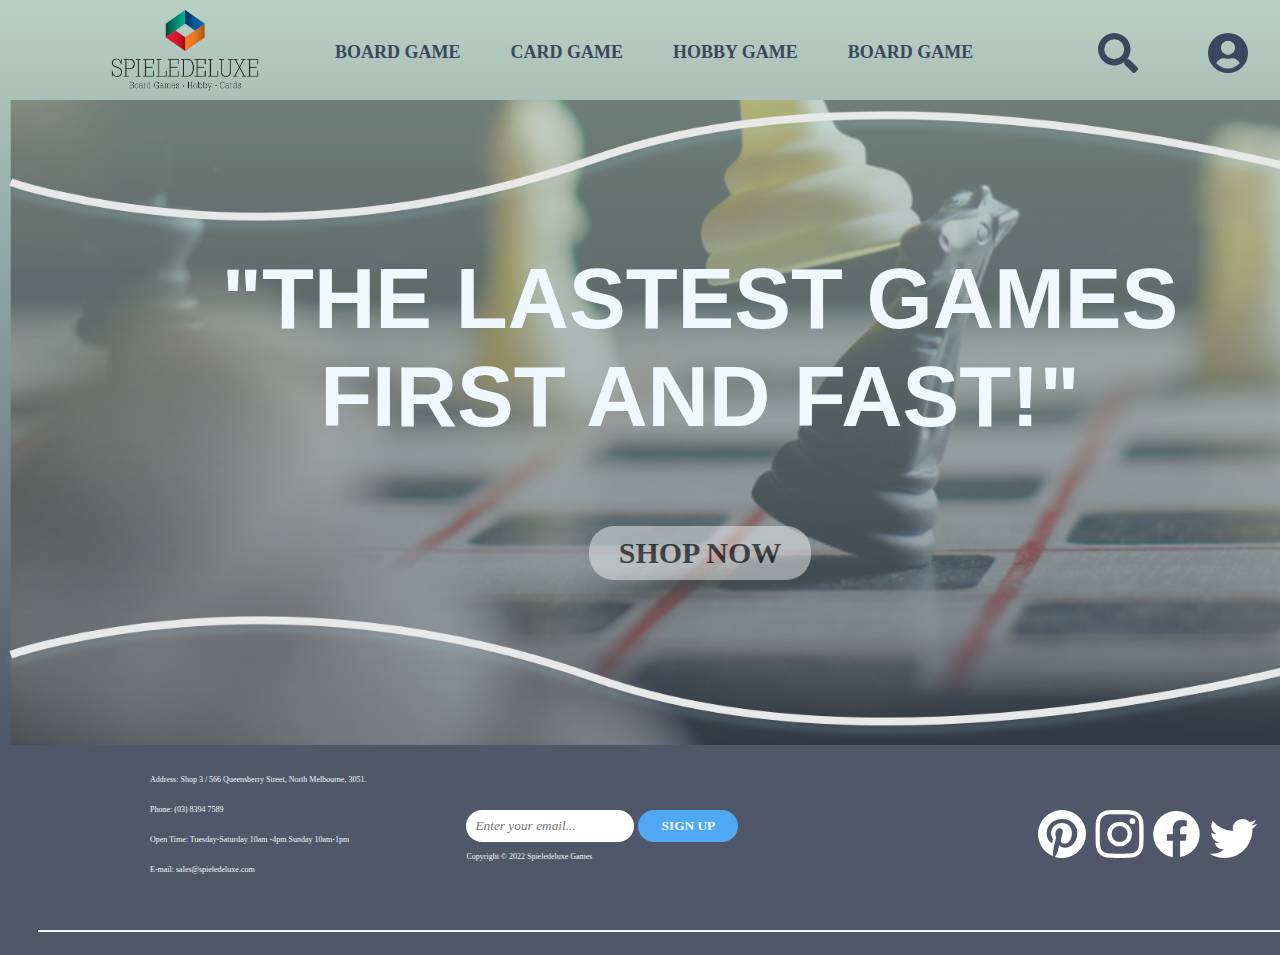
<file: index.html>
<!DOCTYPE html>
<html lang="en">
<head>
    <meta charset="UTF-8">
    <meta http-equiv="X-UA-Compatible" content="IE=edge">
    <meta name="viewport" content="width=device-width, initial-scale=1.0">
    <title>SPIELEDELUXE Home</title>
    <link rel="stylesheet" type="text/css" media="screen and (min-width: 391px)" href="./css/public.css">
    <link rel="stylesheet" type="text/css" media="screen and (min-width: 391px)" href="./css/index.css">
    <link rel="stylesheet" type="text/css" media="screen and (max-width: 391px)" href="./css/media/public.css">
    <link rel="stylesheet" type="text/css" media="screen and (max-width: 391px)" href="./css/media/index.css">
    <link rel="stylesheet" href="./font/Impact.ttf">
</head>
<body>
    <div id="Box">

        <!-- left side nav -->
        <div class="navFlexbox hideBox">
            <div>
                <svg onclick="clickDetailsBtnRemo()" xmlns="http://www.w3.org/2000/svg" width="46.367" height="32.439" viewBox="0 0 46.367 32.439">
                    <g id="组_30" data-name="组 30" transform="translate(-39.545 -105.852)">
                      <g id="Icon_feather-menu" data-name="Icon feather-menu" transform="translate(41.837 108.144)">
                        <path id="路径_1" data-name="路径 1" d="M6.875,27.5H48.659" transform="translate(-6.875 -13.572)" stroke="#fff" stroke-linecap="round" stroke-linejoin="round" stroke-width="4.583"/>
                        <path id="路径_2" data-name="路径 2" d="M6.875,13.75H48.659" transform="translate(-6.875 -13.75)" stroke="#fff" stroke-linecap="round" stroke-linejoin="round" stroke-width="4.583"/>
                        <path id="路径_3" data-name="路径 3" d="M6.875,41.25H48.659" transform="translate(-6.875 -13.394)" stroke="#fff" stroke-linecap="round" stroke-linejoin="round" stroke-width="4.583"/>
                      </g>
                    </g>
                </svg>                  
            </div>
            <div>
                <a href="account.html">
                    <svg xmlns="http://www.w3.org/2000/svg" width="40" height="66" viewBox="0 0 66 66">
                        <g id="组_82" data-name="组 82" transform="translate(-104.763 -293.238)">
                          <path id="Icon_awesome-user-circle" data-name="Icon awesome-user-circle" d="M33,.625a33,33,0,1,0,33,33A32.994,32.994,0,0,0,33,.625ZM33,13.4a11.71,11.71,0,1,1-11.71,11.71A11.71,11.71,0,0,1,33,13.4Zm0,45.774A25.5,25.5,0,0,1,13.506,50.1a14.836,14.836,0,0,1,13.107-7.957,3.256,3.256,0,0,1,.945.146A17.618,17.618,0,0,0,33,43.206a17.551,17.551,0,0,0,5.442-.918,3.256,3.256,0,0,1,.945-.146A14.836,14.836,0,0,1,52.494,50.1,25.5,25.5,0,0,1,33,59.173Z" transform="translate(104.763 292.613)" fill="aliceblue"/>
                        </g>
                    </svg>
                </a>
                <p>SING IN/SING UP</p>
            </div>
            <ul>
                <li><a href="list.html">BOARD GAME</a></li>
                <li><a href="card.html">CARD GAME</a></li>
                <li><a href="hobby.html">HOBBY GAME</a></li>
                <li><a href="other.html">OTHER GAME</a></li>
                <li><a href="shoppingcart.html">SHOPPING CART</a></li>
                <li><a href="search.html">SEARCH</a></li>
            </ul>
        </div>
        <!-- left side nav end -->


        <!--nav start-->
        <div class="head" onclick="clickDetailsBtnRemo()">
            <div class="logo">
                <svg xmlns="http://www.w3.org/2000/svg" width="46.367" height="32.439" viewBox="0 0 46.367 32.439">
                    <g id="组_30" data-name="组 30" transform="translate(-39.545 -105.852)">
                      <g id="Icon_feather-menu" data-name="Icon feather-menu" transform="translate(41.837 108.144)">
                        <path id="路径_1" data-name="路径 1" d="M6.875,27.5H48.659" transform="translate(-6.875 -13.572)" stroke="#fff" stroke-linecap="round" stroke-linejoin="round" stroke-width="4.583"/>
                        <path id="路径_2" data-name="路径 2" d="M6.875,13.75H48.659" transform="translate(-6.875 -13.75)" stroke="#fff" stroke-linecap="round" stroke-linejoin="round" stroke-width="4.583"/>
                        <path id="路径_3" data-name="路径 3" d="M6.875,41.25H48.659" transform="translate(-6.875 -13.394)" stroke="#fff" stroke-linecap="round" stroke-linejoin="round" stroke-width="4.583"/>
                      </g>
                    </g>
                </svg>
                <a href="index.html">
                    <img src="./images/logo.png" alt="logo">
                </a>
            </div>
            <div class="nav">
                <ul>
                    <li><a href="list.html">BOARD GAME</a></li>
                    <li><a href="card.html">CARD GAME</a></li>
                    <li><a href="hobby.html">HOBBY GAME</a></li>
                    <li><a href="other.html">BOARD GAME</a></li>
                    <li>
                        <a href="search.html">
                            <svg xmlns="http://www.w3.org/2000/svg" width="40" height="66" viewBox="0 0 66 66">
                                <g id="组_83" data-name="组 83" transform="translate(-354.5 -100)">
                                  <path id="Icon_awesome-search" data-name="Icon awesome-search" d="M65.1,57.061,52.25,44.211a3.092,3.092,0,0,0-2.192-.9h-2.1a26.8,26.8,0,1,0-4.641,4.64v2.1a3.091,3.091,0,0,0,.9,2.191L57.071,65.091a3.082,3.082,0,0,0,4.37,0l3.648-3.648A3.108,3.108,0,0,0,65.1,57.061ZM26.814,43.308a16.5,16.5,0,1,1,16.5-16.5A16.49,16.49,0,0,1,26.814,43.308Z" transform="translate(354.5 100)" fill="#3b475c"/>
                                </g>
                            </svg>
                        </a>
                    </li>
                    <li>
                        <a href="account.html">
                            <svg xmlns="http://www.w3.org/2000/svg" width="40" height="66" viewBox="0 0 66 66">
                                <g id="组_82" data-name="组 82" transform="translate(-104.763 -293.238)">
                                  <path id="Icon_awesome-user-circle" data-name="Icon awesome-user-circle" d="M33,.625a33,33,0,1,0,33,33A32.994,32.994,0,0,0,33,.625ZM33,13.4a11.71,11.71,0,1,1-11.71,11.71A11.71,11.71,0,0,1,33,13.4Zm0,45.774A25.5,25.5,0,0,1,13.506,50.1a14.836,14.836,0,0,1,13.107-7.957,3.256,3.256,0,0,1,.945.146A17.618,17.618,0,0,0,33,43.206a17.551,17.551,0,0,0,5.442-.918,3.256,3.256,0,0,1,.945-.146A14.836,14.836,0,0,1,52.494,50.1,25.5,25.5,0,0,1,33,59.173Z" transform="translate(104.763 292.613)" fill="#3b475c"/>
                                </g>
                            </svg>
                        </a>
                    </li>
                    <li>
                        <a href="shoppingcart.html">
                            <svg xmlns="http://www.w3.org/2000/svg" width="40" height="58.667" viewBox="0 0 66 58.667">
                                <path id="Icon_awesome-shopping-cart" data-name="Icon awesome-shopping-cart" d="M60.514,34.526,65.93,10.693a2.75,2.75,0,0,0-2.682-3.359H18.243L17.192,2.2A2.75,2.75,0,0,0,14.5,0H2.75A2.75,2.75,0,0,0,0,2.75V4.583a2.75,2.75,0,0,0,2.75,2.75h8.007l8.049,39.352a6.417,6.417,0,1,0,7.682.981H50.511A6.415,6.415,0,1,0,57.8,46.474l.632-2.782a2.75,2.75,0,0,0-2.682-3.359H24.993l-.75-3.667h33.59a2.75,2.75,0,0,0,2.682-2.141Z" fill="#3b475c"/>
                            </svg>                          
                        </a>
                    </li>
                </ul>
            </div>
        </div>
        <!--nav end-->

        <!--content-->
        <div class="content">
            <div class="banner">
                <div>
                    <h1>"THE LASTEST GAMES</h1>
                    <h1>FIRST AND FAST!"</h1>
                </div>
                <div>
                    <a href="category.html">
                        <button><p>SHOP NOW</p></button>
                    </a>
                </div>
            </div>
        </div>
        <!--content end-->
    </div>

    <!--footer start-->
    <div class="foot">
        <div>
            <ul>
                <li>Address: Shop 3 / 566 Queensberry Street, North Melbourne, 3051.</li>
                <li>Phone: (03) 8394 7589 </li>
                <li>Open Time: Tuesday-Saturday 10am -4pm Sunday 10am-1pm</li>
                <li>E-mail: sales@spieledeluxe.com</li>
            </ul>
        </div>
        <div>
            <div>
                <input type="text" name="email" id="" placeholder="Enter your email...">
                <button>SIGN UP</button>
                <li>Copyright © 2022 Spieledeluxe Games</li>
            </div>
            <svg xmlns="http://www.w3.org/2000/svg" width="219.299" height="48" viewBox="0 0 219.299 48">
                <g id="组_135" data-name="组 135" transform="translate(-1654 -1284.168)">
                  <g id="组_23" data-name="组 23" transform="translate(1654 1284.168)">
                    <path id="Icon_awesome-pinterest" data-name="Icon awesome-pinterest" d="M48,24.859A24,24,0,0,1,16.9,47.785a26.978,26.978,0,0,0,2.981-6.29c.29-1.123,1.49-5.71,1.49-5.71.784,1.49,3.068,2.758,5.5,2.758,7.239,0,12.455-6.658,12.455-14.932,0-7.926-6.474-13.858-14.8-13.858C14.168,9.753,8.661,16.7,8.661,24.279c0,3.523,1.877,7.906,4.868,9.3.455.213.7.116.8-.319.077-.329.484-1.965.668-2.719a.718.718,0,0,0-.165-.687,9.451,9.451,0,0,1-1.771-5.477A10.386,10.386,0,0,1,23.9,13.963c5.894,0,10.026,4.016,10.026,9.764,0,6.494-3.281,10.994-7.548,10.994a3.481,3.481,0,0,1-3.552-4.335c.677-2.855,1.984-5.932,1.984-7.994,0-1.839-.987-3.377-3.039-3.377-2.41,0-4.345,2.487-4.345,5.826a8.648,8.648,0,0,0,.716,3.561s-2.371,10.045-2.806,11.923a23.231,23.231,0,0,0-.087,6.89A24,24,0,1,1,48,24.859Z" transform="translate(0 -0.859)" fill="#fff"/>
                    <path id="Icon_simple-instagram" data-name="Icon simple-instagram" d="M24,0c-6.52,0-7.334.03-9.894.144A17.7,17.7,0,0,0,8.28,1.26,11.753,11.753,0,0,0,4.028,4.028,11.71,11.71,0,0,0,1.26,8.28,17.645,17.645,0,0,0,.144,14.106C.024,16.666,0,17.48,0,24s.03,7.334.144,9.894A17.708,17.708,0,0,0,1.26,39.72a11.77,11.77,0,0,0,2.768,4.252A11.736,11.736,0,0,0,8.28,46.74a17.719,17.719,0,0,0,5.826,1.116c2.56.12,3.374.144,9.894.144s7.334-.03,9.894-.144A17.76,17.76,0,0,0,39.72,46.74a12.265,12.265,0,0,0,7.02-7.02,17.708,17.708,0,0,0,1.116-5.826C47.976,31.334,48,30.52,48,24s-.03-7.334-.144-9.894A17.749,17.749,0,0,0,46.74,8.28a11.779,11.779,0,0,0-2.768-4.252A11.693,11.693,0,0,0,39.72,1.26,17.656,17.656,0,0,0,33.894.144C31.334.024,30.52,0,24,0Zm0,4.32c6.406,0,7.17.032,9.7.142a13.223,13.223,0,0,1,4.454.83A7.9,7.9,0,0,1,42.71,9.846a13.251,13.251,0,0,1,.826,4.454c.114,2.532.14,3.292.14,9.7s-.03,7.17-.148,9.7a13.506,13.506,0,0,1-.842,4.454,7.62,7.62,0,0,1-1.8,2.764,7.487,7.487,0,0,1-2.76,1.792,13.348,13.348,0,0,1-4.47.826c-2.548.114-3.3.14-9.718.14s-7.172-.03-9.718-.148a13.609,13.609,0,0,1-4.472-.842,7.432,7.432,0,0,1-2.758-1.8,7.287,7.287,0,0,1-1.8-2.76,13.62,13.62,0,0,1-.84-4.47c-.09-2.52-.122-3.3-.122-9.688s.032-7.172.122-9.722a13.6,13.6,0,0,1,.84-4.468,7.114,7.114,0,0,1,1.8-2.762,7.1,7.1,0,0,1,2.758-1.8,13.283,13.283,0,0,1,4.442-.842c2.55-.09,3.3-.12,9.718-.12l.09.06Zm0,7.356A12.324,12.324,0,1,0,36.324,24,12.323,12.323,0,0,0,24,11.676ZM24,32a8,8,0,1,1,8-8A8,8,0,0,1,24,32ZM39.692,11.19a2.88,2.88,0,1,1-2.88-2.878A2.882,2.882,0,0,1,39.692,11.19Z" transform="translate(57.6)" fill="#fff"/>
                    <path id="Icon_awesome-facebook" data-name="Icon awesome-facebook" d="M46.812,23.562A23.25,23.25,0,1,0,19.93,46.531V30.283H14.023V23.562H19.93V18.44c0-5.827,3.469-9.045,8.782-9.045a35.781,35.781,0,0,1,5.2.454v5.719H30.984C28.1,15.567,27.2,17.36,27.2,19.2v4.364h6.448l-1.031,6.721H27.2V46.531A23.258,23.258,0,0,0,46.812,23.562Z" transform="translate(114.887 0.578)" fill="#fff"/>
                    <path id="Icon_awesome-twitter" data-name="Icon awesome-twitter" d="M43.066,11.594c.03.426.03.853.03,1.279,0,13-9.9,27.99-27.99,27.99A27.8,27.8,0,0,1,0,36.447a20.351,20.351,0,0,0,2.376.122,19.7,19.7,0,0,0,12.213-4.2,9.855,9.855,0,0,1-9.2-6.822,12.406,12.406,0,0,0,1.858.152,10.4,10.4,0,0,0,2.589-.335,9.839,9.839,0,0,1-7.888-9.655v-.122A9.907,9.907,0,0,0,6.4,16.832,9.852,9.852,0,0,1,3.35,3.675,27.963,27.963,0,0,0,23.634,13.969a11.105,11.105,0,0,1-.244-2.254A9.847,9.847,0,0,1,40.416,4.985,19.368,19.368,0,0,0,46.66,2.609,9.811,9.811,0,0,1,42.335,8.03,19.721,19.721,0,0,0,48,6.508a21.147,21.147,0,0,1-4.934,5.086Z" transform="translate(171.299 7.137)" fill="#fff"/>
                  </g>
                </g>
            </svg>
        </div>
        <div></div>
    </div>
    <!--footer end-->
    <script src="./js/public.js"></script>
</body>
</html>
</file>
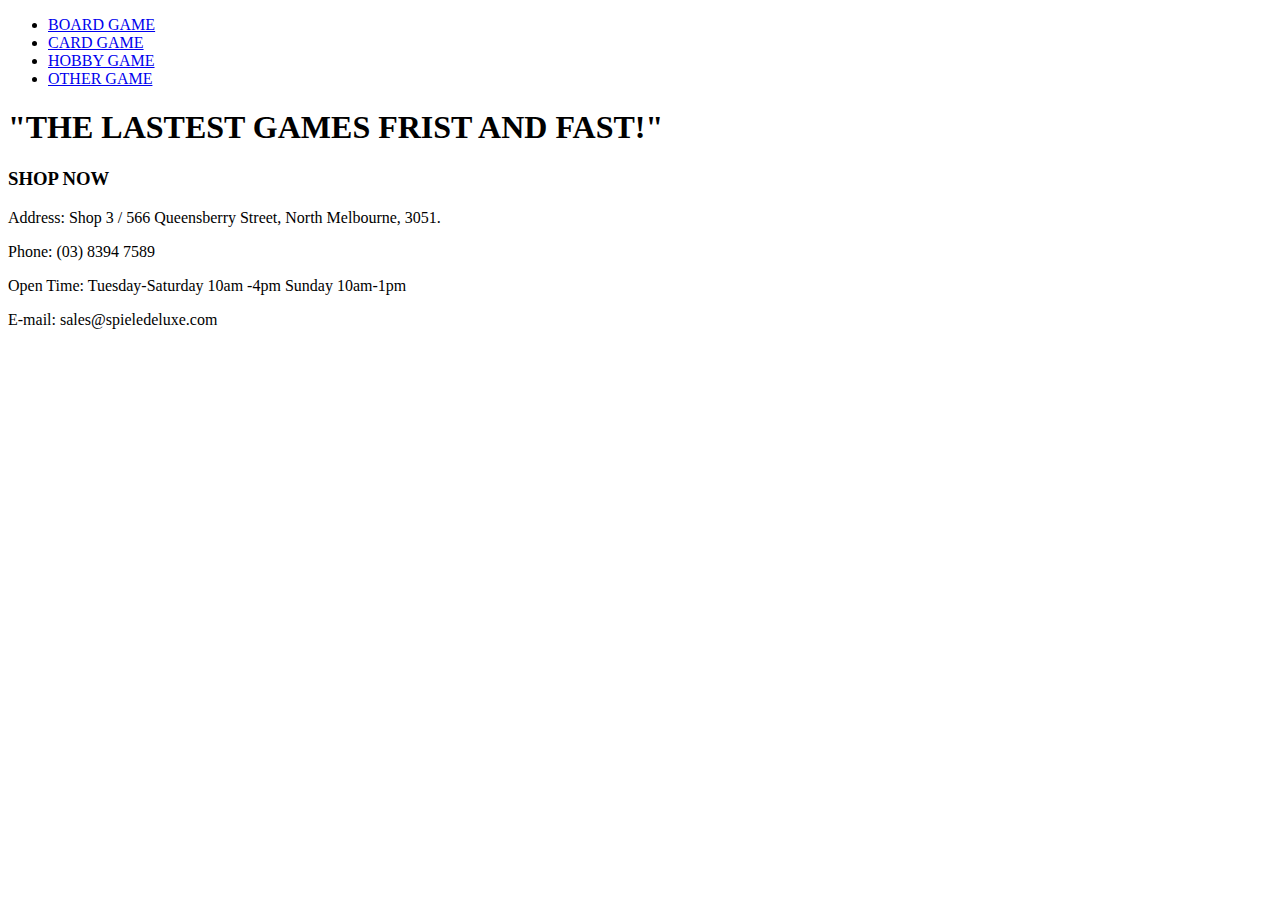
<file: asmt3.html>
<!DOCTYPE html>
<html lang="en">
<head>
    <meta charset="UTF-8">
    <meta http-equiv="X-UA-Compatible" content="IE=edge">
    <meta name="viewport" content="width=device-width, initial-scale=1.0">
    <title>SPIELEDELUXE Home</title>
</head>
<body>
    <header></header>
    <nav>
    <ul>
        <div class="header-right">
            <div class="top-nav">
                <li><a href="/">BOARD GAME</a></li>
                <li><a href="/">CARD GAME</a></li> 
                <li><a href="/">HOBBY GAME</a></li>
                <li><a href="/">OTHER GAME</a></li>
    </ul>
    </nav>
        </div>
    <main>
        <h1>"THE LASTEST GAMES FRIST AND FAST!"</h1>

        <h3>SHOP NOW</h3>

    </main>
    
    <footer></footer>
    <p>Address: Shop 3 / 566 Queensberry Street, North Melbourne, 3051.</p>
    <p>Phone: (03) 8394 7589</p> 
    <p>Open Time: Tuesday-Saturday 10am -4pm Sunday 10am-1pm</p>   
    <p>E-mail: sales@spieledeluxe.com</p>


 </div>
</body>
</html>
</file>
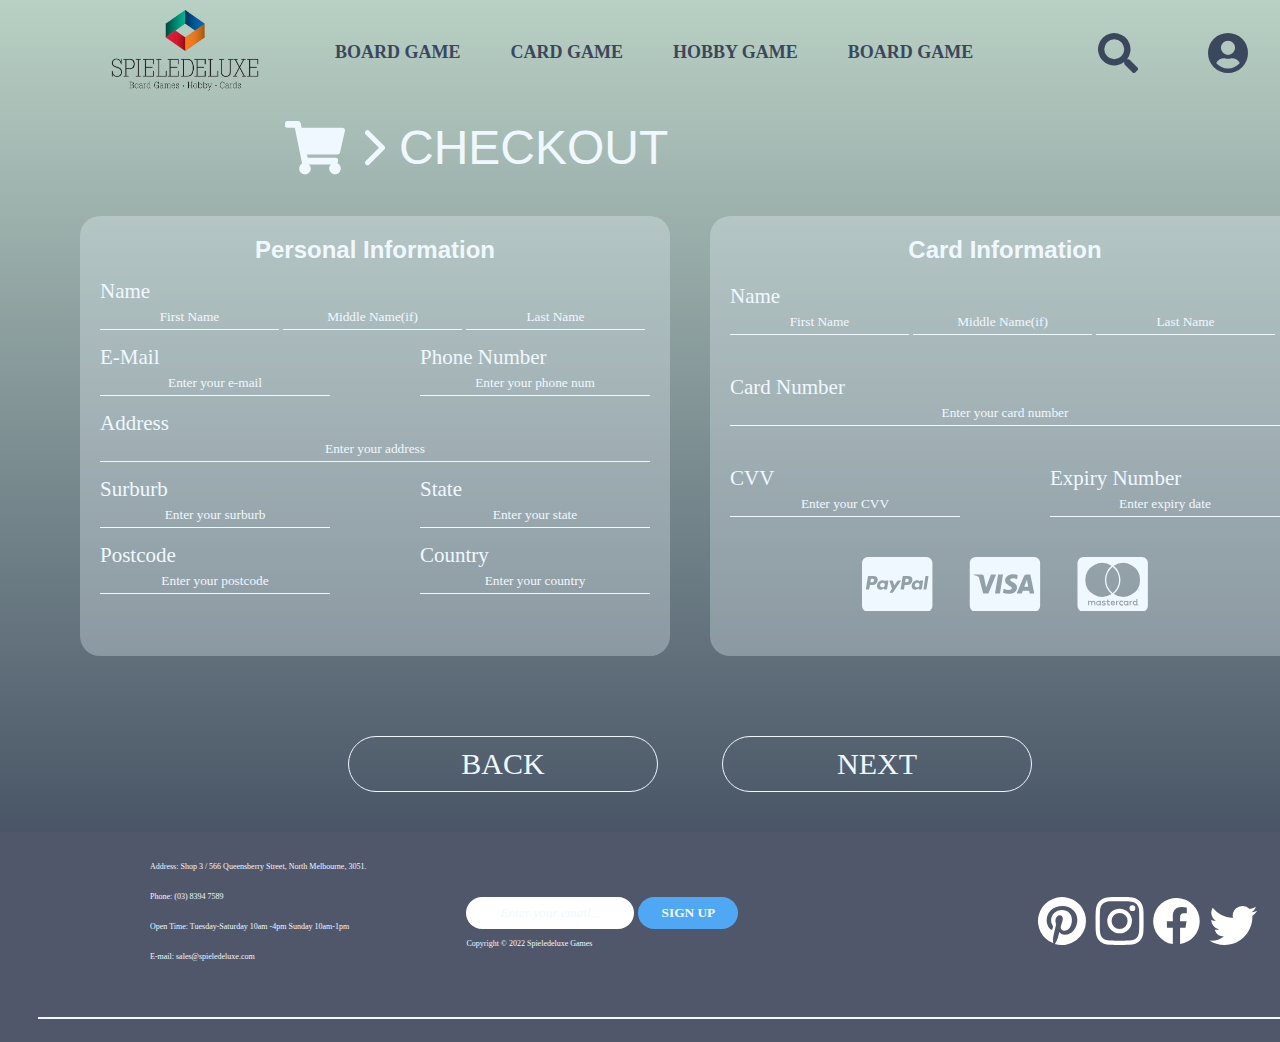
<file: checkout.html>
<!DOCTYPE html>
<html lang="en">
<head>
    <meta charset="UTF-8">
    <meta http-equiv="X-UA-Compatible" content="IE=edge">
    <meta name="viewport" content="width=device-width, initial-scale=1.0">
    <title>SPIELEDELUXE Checkout</title>
    <link rel="stylesheet" type="text/css" media="screen and (min-width: 391px)" href="./css/public.css">
    <link rel="stylesheet" type="text/css" media="screen and (min-width: 391px)" href="./css/checkout.css">
    <link rel="stylesheet" type="text/css" media="screen and (max-width: 391px)" href="./css/media/public.css">
    <link rel="stylesheet" type="text/css" media="screen and (max-width: 391px)" href="./css/media/checkout.css">
    <link rel="stylesheet" href="./font/Impact.ttf">
</head>
<body>
    <div id="Box">
        <!--nav start-->
        <div class="head">
            <div class="logo">
                <a href="index.html">
                    <img src="./images/logo.png" alt="logo">
                </a>
            </div>
            <div class="nav">
                <ul>
                    <li><a href="list.html">BOARD GAME</a></li>
                    <li><a href="card.html">CARD GAME</a></li>
                    <li><a href="hobby.html">HOBBY GAME</a></li>
                    <li><a href="other.html">BOARD GAME</a></li>
                    <li>
                        <a href="search.html">
                            <svg xmlns="http://www.w3.org/2000/svg" width="40" height="66" viewBox="0 0 66 66">
                                <g id="组_83" data-name="组 83" transform="translate(-354.5 -100)">
                                  <path id="Icon_awesome-search" data-name="Icon awesome-search" d="M65.1,57.061,52.25,44.211a3.092,3.092,0,0,0-2.192-.9h-2.1a26.8,26.8,0,1,0-4.641,4.64v2.1a3.091,3.091,0,0,0,.9,2.191L57.071,65.091a3.082,3.082,0,0,0,4.37,0l3.648-3.648A3.108,3.108,0,0,0,65.1,57.061ZM26.814,43.308a16.5,16.5,0,1,1,16.5-16.5A16.49,16.49,0,0,1,26.814,43.308Z" transform="translate(354.5 100)" fill="#3b475c"/>
                                </g>
                            </svg>
                        </a>
                    </li>
                    <li>
                        <a href="account.html">
                            <svg xmlns="http://www.w3.org/2000/svg" width="40" height="66" viewBox="0 0 66 66">
                                <g id="组_82" data-name="组 82" transform="translate(-104.763 -293.238)">
                                  <path id="Icon_awesome-user-circle" data-name="Icon awesome-user-circle" d="M33,.625a33,33,0,1,0,33,33A32.994,32.994,0,0,0,33,.625ZM33,13.4a11.71,11.71,0,1,1-11.71,11.71A11.71,11.71,0,0,1,33,13.4Zm0,45.774A25.5,25.5,0,0,1,13.506,50.1a14.836,14.836,0,0,1,13.107-7.957,3.256,3.256,0,0,1,.945.146A17.618,17.618,0,0,0,33,43.206a17.551,17.551,0,0,0,5.442-.918,3.256,3.256,0,0,1,.945-.146A14.836,14.836,0,0,1,52.494,50.1,25.5,25.5,0,0,1,33,59.173Z" transform="translate(104.763 292.613)" fill="#3b475c"/>
                                </g>
                            </svg>
                        </a>
                    </li>
                    <li>
                        <a href="shoppingcart.html">
                            <svg xmlns="http://www.w3.org/2000/svg" width="40" height="58.667" viewBox="0 0 66 58.667">
                                <path id="Icon_awesome-shopping-cart" data-name="Icon awesome-shopping-cart" d="M60.514,34.526,65.93,10.693a2.75,2.75,0,0,0-2.682-3.359H18.243L17.192,2.2A2.75,2.75,0,0,0,14.5,0H2.75A2.75,2.75,0,0,0,0,2.75V4.583a2.75,2.75,0,0,0,2.75,2.75h8.007l8.049,39.352a6.417,6.417,0,1,0,7.682.981H50.511A6.415,6.415,0,1,0,57.8,46.474l.632-2.782a2.75,2.75,0,0,0-2.682-3.359H24.993l-.75-3.667h33.59a2.75,2.75,0,0,0,2.682-2.141Z" fill="#3b475c"/>
                            </svg>                          
                        </a>
                    </li>
                </ul>
            </div>
        </div>
        <!--nav end-->

        <!--content start-->
        <div class="content">
            <div class="titlebox">
                <div>
                    <svg id="组_50" data-name="组 50" xmlns="http://www.w3.org/2000/svg" width="100" height="80.503" viewBox="0 0 150.95 80.503">
                        <path id="Icon_awesome-shopping-cart" data-name="Icon awesome-shopping-cart" d="M83.038,47.377l7.433-32.7a3.774,3.774,0,0,0-3.68-4.61H25.033L23.592,3.017A3.774,3.774,0,0,0,19.895,0H3.774A3.774,3.774,0,0,0,0,3.774V6.289a3.774,3.774,0,0,0,3.774,3.774H14.762l11.045,54a8.806,8.806,0,1,0,10.542,1.347H69.312a8.8,8.8,0,1,0,10-1.636l.867-3.817a3.774,3.774,0,0,0-3.68-4.61H34.3l-1.029-5.031H79.358a3.773,3.773,0,0,0,3.68-2.937Z" transform="translate(0)" fill="aliceblue"/>
                        <path id="Icon_ionic-ios-arrow-forward" data-name="Icon ionic-ios-arrow-forward" d="M33.589,33.28,13.6,13.312a3.758,3.758,0,0,1,0-5.33,3.806,3.806,0,0,1,5.346,0L41.592,30.607a3.767,3.767,0,0,1,.11,5.2L18.966,58.595a3.775,3.775,0,0,1-5.346-5.33Z" transform="translate(108.259 6.962)" fill="aliceblue"/>
                    </svg>
                </div>
                <div>
                    <p>CHECKOUT</p> 
                </div>
            </div>
            <div class="form">
                <div class="personalbox">
                    <h2>Personal Information</h2>
                    <div class="contentinput3">
                        <p>Name</p>
                        <input type="text" placeholder="First Name">
                        <input type="text" placeholder="Middle Name(if)">
                        <input type="text" placeholder="Last Name">
                    </div>
                    <div class="inputFloat contentinput2">
                        <p>E-Mail</p>
                        <input type="text" placeholder="Enter your e-mail">
                    </div>
                    <div class="contentinput2 contentinput2margin">
                        <p>Phone Number</p>
                        <input type="text" placeholder="Enter your phone num">
                    </div>
                    <div class="contentinput1">
                        <p>Address</p>
                        <input type="text" placeholder="Enter your address">
                    </div>
                    <div class="inputFloat contentinput2">
                        <p>Surburb</p>
                        <input type="text" placeholder="Enter your surburb">
                    </div>
                    <div class="contentinput2 contentinput2margin">
                        <p>State</p>
                        <input type="text" placeholder="Enter your state">
                    </div>
                    <div class="inputFloat contentinput2">
                        <p>Postcode</p>
                        <input type="text" placeholder="Enter your postcode">
                    </div>
                    <div class="contentinput2 contentinput2margin">
                        <p>Country</p>
                        <input type="text" placeholder="Enter your country">
                    </div>
                </div>
                <div class="cardbox">
                    <h2>Card Information</h2>
                    <div class="contentinput3">
                        <p>Name</p>
                        <input type="text" placeholder="First Name">
                        <input type="text" placeholder="Middle Name(if)">
                        <input type="text" placeholder="Last Name">
                    </div>
                    <div class="contentinput1">
                        <p>Card Number</p>
                        <input type="text" placeholder="Enter your card number">
                    </div>
                    <div class="inputFloat contentinput2">
                        <p>CVV</p>
                        <input type="text" placeholder="Enter your CVV">
                    </div>
                    <div class="contentinput2 contentinput2margin">
                        <p>Expiry Number</p>
                        <input type="text" placeholder="Enter expiry date">
                    </div>
                    <div class="centercontent">
                        <svg id="组_65" data-name="组 65" xmlns="http://www.w3.org/2000/svg" width="285.906" height="54.756" viewBox="0 0 285.906 54.756">
                            <path id="Icon_awesome-cc-paypal" data-name="Icon awesome-cc-paypal" d="M22.77,28.9a2.622,2.622,0,0,1-2.689,2.628,1.766,1.766,0,0,1-1.956-1.833A2.65,2.65,0,0,1,20.778,27,1.835,1.835,0,0,1,22.77,28.9ZM9.839,22.969H9.265a.383.383,0,0,0-.391.33l-.526,3.263,1-.037c1.344,0,2.383-.183,2.628-1.736C12.259,23.153,11.22,22.969,9.839,22.969Zm34.712,0H44a.36.36,0,0,0-.391.33L43.1,26.563l.978-.037c1.589,0,2.689-.367,2.689-2.2C46.751,23.03,45.59,22.969,44.551,22.969ZM70.4,7.117V50.14a5.868,5.868,0,0,1-5.867,5.867H5.867A5.868,5.868,0,0,1,0,50.14V7.117A5.868,5.868,0,0,1,5.867,1.25H64.534A5.868,5.868,0,0,1,70.4,7.117ZM15.681,23.666c0-2.567-1.98-3.422-4.241-3.422H6.551a.646.646,0,0,0-.636.574l-2,12.479a.421.421,0,0,0,.391.489H6.625a.78.78,0,0,0,.672-.7l.55-3.251c.122-.88,1.613-.574,2.2-.574C13.542,29.264,15.681,27.186,15.681,23.666Zm10.291,1.076H23.65c-.464,0-.489.672-.513,1a3.121,3.121,0,0,0-2.9-1.222,5.454,5.454,0,0,0-5.28,5.525,3.648,3.648,0,0,0,3.874,3.936,4.76,4.76,0,0,0,3.239-1.454,3.266,3.266,0,0,0-.122.758c0,.281.122.489.391.489h2.1c.33,0,.611-.354.672-.7l1.247-7.859A.416.416,0,0,0,25.973,24.741Zm4.95,11.966,7.786-11.318a.251.251,0,0,0,.061-.208.436.436,0,0,0-.391-.428H36.032a.692.692,0,0,0-.55.306l-3.239,4.767L30.9,25.243a.742.742,0,0,0-.672-.489H27.94a.436.436,0,0,0-.391.428c0,.147,2.383,6.942,2.591,7.59a31.576,31.576,0,0,0-2.506,3.862.394.394,0,0,0,.391.391h2.347A.719.719,0,0,0,30.923,36.707Zm19.47-13.041c0-2.567-1.98-3.422-4.241-3.422H41.3a.673.673,0,0,0-.672.574l-1.98,12.467a.436.436,0,0,0,.391.489h2.506a.524.524,0,0,0,.489-.391l.55-3.544c.122-.88,1.613-.574,2.2-.574C48.254,29.264,50.393,27.186,50.393,23.666Zm10.291,1.076H58.362c-.464,0-.489.672-.526,1a3.065,3.065,0,0,0-2.9-1.222,5.454,5.454,0,0,0-5.28,5.525,3.648,3.648,0,0,0,3.874,3.936,4.621,4.621,0,0,0,3.239-1.454,5.432,5.432,0,0,0-.122.758c0,.281.122.489.391.489h2.114c.33,0,.611-.354.672-.7l1.247-7.859A.416.416,0,0,0,60.684,24.741Zm5.806-4.07a.411.411,0,0,0-.391-.428H63.838a.405.405,0,0,0-.391.33l-1.98,12.711-.037.061a.433.433,0,0,0,.428.428h2.017a.757.757,0,0,0,.636-.7l1.98-12.369ZM55.49,27a2.643,2.643,0,0,0-2.652,2.689,1.792,1.792,0,0,0,1.98,1.833A2.606,2.606,0,0,0,57.47,28.9,1.819,1.819,0,0,0,55.49,27Z" transform="translate(0 -1.25)" fill="aliceblue"/>
                            <path id="Icon_awesome-cc-visa" data-name="Icon awesome-cc-visa" d="M57.457,25.609s.929,4.547,1.137,5.5H54.512c.4-1.088,1.956-5.317,1.956-5.317-.024.037.4-1.112.648-1.821ZM70.4,7.117V50.14a5.868,5.868,0,0,1-5.867,5.867H5.867A5.868,5.868,0,0,1,0,50.14V7.117A5.868,5.868,0,0,1,5.867,1.25H64.534A5.868,5.868,0,0,1,70.4,7.117Zm-51.762,30.7L26.364,18.85H21.169l-4.8,12.956-.526-2.628-1.711-8.727a2.044,2.044,0,0,0-2.224-1.6H4l-.086.379a19.4,19.4,0,0,1,5.158,2.09l4.376,16.5Zm11.538.024,3.08-18.994H28.344L25.276,37.844Zm17.1-6.209c.024-2.163-1.3-3.813-4.119-5.17-1.723-.868-2.774-1.454-2.774-2.347.024-.807.892-1.638,2.823-1.638a8.422,8.422,0,0,1,3.654.721l.44.208.672-4.107a12.206,12.206,0,0,0-4.4-.807c-4.852,0-8.262,2.591-8.287,6.282-.037,2.726,2.444,4.241,4.3,5.158,1.894.929,2.542,1.54,2.542,2.359-.024,1.271-1.54,1.858-2.946,1.858a9.791,9.791,0,0,1-4.608-1.014l-.648-.306L33.245,37.1a15,15,0,0,0,5.476,1.014C43.878,38.125,47.24,35.57,47.276,31.635Zm17.258,6.209L60.574,18.85h-3.8a2.417,2.417,0,0,0-2.567,1.577l-7.3,17.417h5.158S52.911,35.5,53.094,35H59.4c.147.672.587,2.848.587,2.848Z" transform="translate(107.752 -1.25)" fill="aliceblue"/>
                            <path id="Icon_awesome-cc-mastercard" data-name="Icon awesome-cc-mastercard" d="M59.022,47.4a1.37,1.37,0,1,1-1.369-1.43A1.366,1.366,0,0,1,59.022,47.4Zm-37.987-1.43a1.434,1.434,0,1,0,1.332,1.43A1.352,1.352,0,0,0,21.035,45.974ZM35.4,45.937A1.133,1.133,0,0,0,34.235,47h2.334A1.124,1.124,0,0,0,35.4,45.937Zm13.176.037a1.431,1.431,0,1,0,1.369,1.43A1.352,1.352,0,0,0,48.572,45.974Zm12.944,3.19c0,.037.037.061.037.134,0,.037-.037.061-.037.134a.429.429,0,0,0-.061.1.158.158,0,0,1-.134.061c-.037.037-.061.037-.134.037a.242.242,0,0,1-.134-.037c-.037,0-.061-.037-.1-.061s-.061-.061-.061-.1a.222.222,0,0,1-.037-.134c0-.061,0-.1.037-.134a.23.23,0,0,1,.061-.134.429.429,0,0,1,.1-.061.222.222,0,0,1,.134-.037c.061,0,.1,0,.134.037.061.037.1.037.134.061S61.479,49.1,61.515,49.164Zm-.269.171c.061,0,.061-.037.1-.037a.149.149,0,0,0,0-.2c-.037,0-.061-.037-.134-.037h-.2v.428h.1v-.171h.037l.134.171h.1ZM70.4,7.156V50.179a5.868,5.868,0,0,1-5.867,5.867H5.867A5.868,5.868,0,0,1,0,50.179V7.156A5.868,5.868,0,0,1,5.867,1.289H64.534A5.868,5.868,0,0,1,70.4,7.156ZM7.822,24.218A16.92,16.92,0,0,0,34.1,38.323a18.227,18.227,0,0,1,0-28.173A16.92,16.92,0,0,0,7.822,24.218ZM35.2,37.516a16.922,16.922,0,0,0,0-26.584A16.922,16.922,0,0,0,35.2,37.516ZM17.808,46.842a1.713,1.713,0,0,0-1.8-1.8,1.747,1.747,0,0,0-1.564.794,1.621,1.621,0,0,0-1.491-.794,1.552,1.552,0,0,0-1.3.66v-.538h-1v4.486h1c0-2.31-.306-3.691,1.1-3.691,1.247,0,1,1.247,1,3.691h.966c0-2.237-.306-3.691,1.1-3.691,1.247,0,1,1.222,1,3.691h1V46.842ZM23.3,45.167H22.33v.538a1.762,1.762,0,0,0-1.43-.66,2.363,2.363,0,0,0,0,4.718,1.7,1.7,0,0,0,1.43-.66v.562H23.3Zm4.95,3.129c0-1.833-2.8-1-2.8-1.858,0-.7,1.454-.587,2.261-.134l.4-.794c-1.149-.746-3.691-.733-3.691,1s2.8,1.014,2.8,1.833c0,.77-1.65.709-2.53.1l-.428.77C25.63,50.142,28.246,49.946,28.246,48.3Zm4.327,1.137L32.3,48.6c-.464.257-1.491.538-1.491-.5V46.072h1.6v-.9h-1.6V43.8h-1v1.369h-.929v.892h.929V48.1C29.81,50.252,31.925,49.861,32.573,49.433ZM34.2,47.8h3.361c0-1.98-.9-2.762-2.127-2.762a2.2,2.2,0,0,0-2.224,2.359c0,2.506,2.762,2.921,4.131,1.736l-.464-.733C35.922,49.176,34.479,49.1,34.2,47.8Zm7.223-2.628a1.434,1.434,0,0,0-1.858.538v-.538h-1v4.486h1v-2.53A1.02,1.02,0,0,1,41.128,46.1Zm1.3,2.237c0-1.393,1.418-1.846,2.53-1.027l.464-.794a2.419,2.419,0,1,0,0,3.667l-.464-.794C44.123,49.25,42.717,48.773,42.717,47.4Zm8.152-2.237h-1v.538c-1.014-1.344-3.654-.587-3.654,1.7,0,2.347,2.738,3.019,3.654,1.7v.562h1Zm4.119,0a1.469,1.469,0,0,0-1.858.538v-.538h-.966v4.486h.966v-2.53A1.026,1.026,0,0,1,54.7,46.1Zm4.926-1.821h-.966v2.359c-1-1.332-3.654-.623-3.654,1.7,0,2.371,2.75,3.007,3.654,1.7v.562h.966Zm.929-9.179v.562h.1v-.562h.232v-.1h-.562v.1ZM61.65,49.3a.373.373,0,0,0-.037-.2c-.037-.037-.061-.1-.1-.134s-.1-.061-.134-.1c-.061,0-.134-.037-.2-.037a1.3,1.3,0,0,1-.171.037.639.639,0,0,0-.134.1.191.191,0,0,0-.1.134.373.373,0,0,0-.037.2.355.355,0,0,0,.037.171.191.191,0,0,0,.1.134.424.424,0,0,0,.134.1.332.332,0,0,0,.171.037.373.373,0,0,0,.2-.037c.037-.037.1-.061.134-.1s.061-.1.1-.134A.355.355,0,0,0,61.65,49.3Zm.391-15.241H61.87l-.2.428-.2-.428h-.171v.66h.1v-.5l.2.428h.134l.171-.428v.5h.134Zm.538-9.839A16.92,16.92,0,0,0,36.3,10.138a18.227,18.227,0,0,1,0,28.173A16.92,16.92,0,0,0,62.579,24.218Z" transform="translate(215.505 -1.289)" fill="aliceblue"/>
                        </svg>                          
                    </div>
                </div>
            </div>
            <div class="buttonbox">
                <button onclick="clickpage('shoppingcart.html')">BACK</button>
                <button onclick="CheckInputMsc()">NEXT</button>
            </div>
        </div>
    </div>    
    <!--content end-->

    <!--footer start-->
    <div class="foot">
        <div>
            <ul>
                <li>Address: Shop 3 / 566 Queensberry Street, North Melbourne, 3051.</li>
                <li>Phone: (03) 8394 7589 </li>
                <li>Open Time: Tuesday-Saturday 10am -4pm Sunday 10am-1pm</li>
                <li>E-mail: sales@spieledeluxe.com</li>
            </ul>
        </div>
        <div>
            <div>
                <input type="text" name="email" id="" placeholder="Enter your email...">
                <button>SIGN UP</button>
                <li>Copyright © 2022 Spieledeluxe Games</li>
            </div>
            <svg xmlns="http://www.w3.org/2000/svg" width="219.299" height="48" viewBox="0 0 219.299 48">
                <g id="组_135" data-name="组 135" transform="translate(-1654 -1284.168)">
                  <g id="组_23" data-name="组 23" transform="translate(1654 1284.168)">
                    <path id="Icon_awesome-pinterest" data-name="Icon awesome-pinterest" d="M48,24.859A24,24,0,0,1,16.9,47.785a26.978,26.978,0,0,0,2.981-6.29c.29-1.123,1.49-5.71,1.49-5.71.784,1.49,3.068,2.758,5.5,2.758,7.239,0,12.455-6.658,12.455-14.932,0-7.926-6.474-13.858-14.8-13.858C14.168,9.753,8.661,16.7,8.661,24.279c0,3.523,1.877,7.906,4.868,9.3.455.213.7.116.8-.319.077-.329.484-1.965.668-2.719a.718.718,0,0,0-.165-.687,9.451,9.451,0,0,1-1.771-5.477A10.386,10.386,0,0,1,23.9,13.963c5.894,0,10.026,4.016,10.026,9.764,0,6.494-3.281,10.994-7.548,10.994a3.481,3.481,0,0,1-3.552-4.335c.677-2.855,1.984-5.932,1.984-7.994,0-1.839-.987-3.377-3.039-3.377-2.41,0-4.345,2.487-4.345,5.826a8.648,8.648,0,0,0,.716,3.561s-2.371,10.045-2.806,11.923a23.231,23.231,0,0,0-.087,6.89A24,24,0,1,1,48,24.859Z" transform="translate(0 -0.859)" fill="#fff"/>
                    <path id="Icon_simple-instagram" data-name="Icon simple-instagram" d="M24,0c-6.52,0-7.334.03-9.894.144A17.7,17.7,0,0,0,8.28,1.26,11.753,11.753,0,0,0,4.028,4.028,11.71,11.71,0,0,0,1.26,8.28,17.645,17.645,0,0,0,.144,14.106C.024,16.666,0,17.48,0,24s.03,7.334.144,9.894A17.708,17.708,0,0,0,1.26,39.72a11.77,11.77,0,0,0,2.768,4.252A11.736,11.736,0,0,0,8.28,46.74a17.719,17.719,0,0,0,5.826,1.116c2.56.12,3.374.144,9.894.144s7.334-.03,9.894-.144A17.76,17.76,0,0,0,39.72,46.74a12.265,12.265,0,0,0,7.02-7.02,17.708,17.708,0,0,0,1.116-5.826C47.976,31.334,48,30.52,48,24s-.03-7.334-.144-9.894A17.749,17.749,0,0,0,46.74,8.28a11.779,11.779,0,0,0-2.768-4.252A11.693,11.693,0,0,0,39.72,1.26,17.656,17.656,0,0,0,33.894.144C31.334.024,30.52,0,24,0Zm0,4.32c6.406,0,7.17.032,9.7.142a13.223,13.223,0,0,1,4.454.83A7.9,7.9,0,0,1,42.71,9.846a13.251,13.251,0,0,1,.826,4.454c.114,2.532.14,3.292.14,9.7s-.03,7.17-.148,9.7a13.506,13.506,0,0,1-.842,4.454,7.62,7.62,0,0,1-1.8,2.764,7.487,7.487,0,0,1-2.76,1.792,13.348,13.348,0,0,1-4.47.826c-2.548.114-3.3.14-9.718.14s-7.172-.03-9.718-.148a13.609,13.609,0,0,1-4.472-.842,7.432,7.432,0,0,1-2.758-1.8,7.287,7.287,0,0,1-1.8-2.76,13.62,13.62,0,0,1-.84-4.47c-.09-2.52-.122-3.3-.122-9.688s.032-7.172.122-9.722a13.6,13.6,0,0,1,.84-4.468,7.114,7.114,0,0,1,1.8-2.762,7.1,7.1,0,0,1,2.758-1.8,13.283,13.283,0,0,1,4.442-.842c2.55-.09,3.3-.12,9.718-.12l.09.06Zm0,7.356A12.324,12.324,0,1,0,36.324,24,12.323,12.323,0,0,0,24,11.676ZM24,32a8,8,0,1,1,8-8A8,8,0,0,1,24,32ZM39.692,11.19a2.88,2.88,0,1,1-2.88-2.878A2.882,2.882,0,0,1,39.692,11.19Z" transform="translate(57.6)" fill="#fff"/>
                    <path id="Icon_awesome-facebook" data-name="Icon awesome-facebook" d="M46.812,23.562A23.25,23.25,0,1,0,19.93,46.531V30.283H14.023V23.562H19.93V18.44c0-5.827,3.469-9.045,8.782-9.045a35.781,35.781,0,0,1,5.2.454v5.719H30.984C28.1,15.567,27.2,17.36,27.2,19.2v4.364h6.448l-1.031,6.721H27.2V46.531A23.258,23.258,0,0,0,46.812,23.562Z" transform="translate(114.887 0.578)" fill="#fff"/>
                    <path id="Icon_awesome-twitter" data-name="Icon awesome-twitter" d="M43.066,11.594c.03.426.03.853.03,1.279,0,13-9.9,27.99-27.99,27.99A27.8,27.8,0,0,1,0,36.447a20.351,20.351,0,0,0,2.376.122,19.7,19.7,0,0,0,12.213-4.2,9.855,9.855,0,0,1-9.2-6.822,12.406,12.406,0,0,0,1.858.152,10.4,10.4,0,0,0,2.589-.335,9.839,9.839,0,0,1-7.888-9.655v-.122A9.907,9.907,0,0,0,6.4,16.832,9.852,9.852,0,0,1,3.35,3.675,27.963,27.963,0,0,0,23.634,13.969a11.105,11.105,0,0,1-.244-2.254A9.847,9.847,0,0,1,40.416,4.985,19.368,19.368,0,0,0,46.66,2.609,9.811,9.811,0,0,1,42.335,8.03,19.721,19.721,0,0,0,48,6.508a21.147,21.147,0,0,1-4.934,5.086Z" transform="translate(171.299 7.137)" fill="#fff"/>
                  </g>
                </g>
            </svg>
        </div>
        <div></div>
    </div>
    <!--footer end-->
    <script src="./js/checkout.js"></script>
    <script src="./js/public.js"></script>
</body>
</html>
</file>
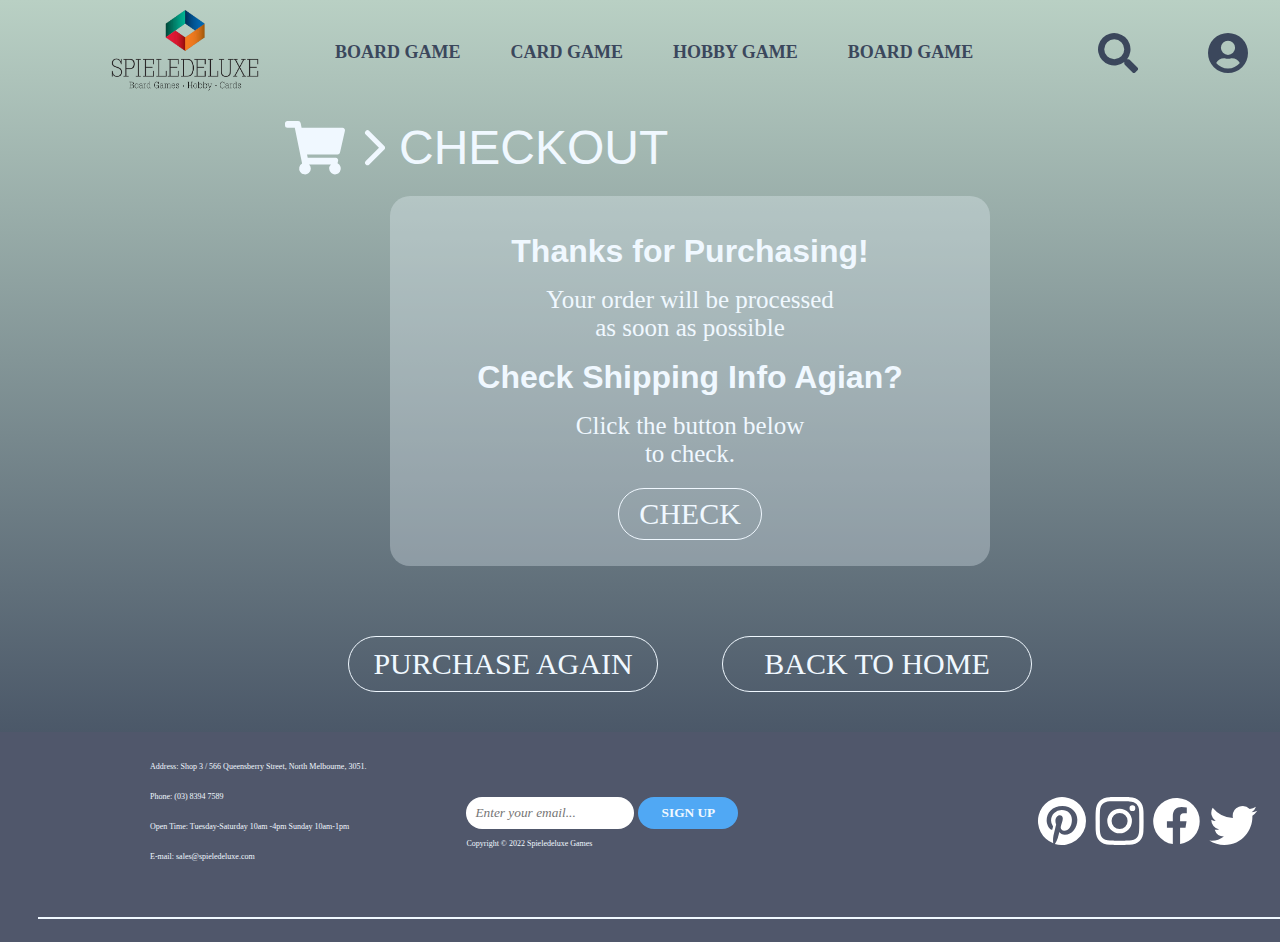
<file: confirmation.html>
<!DOCTYPE html>
<html lang="en">
<head>
    <meta charset="UTF-8">
    <meta http-equiv="X-UA-Compatible" content="IE=edge">
    <meta name="viewport" content="width=device-width, initial-scale=1.0">
    <title>SPIELEDELUXE Confirmation</title>
    <link rel="stylesheet" type="text/css" media="screen and (min-width: 391px)" href="./css/public.css">
    <link rel="stylesheet" type="text/css" media="screen and (min-width: 391px)" href="./css/confirmation.css"> 
    <link rel="stylesheet" type="text/css" media="screen and (max-width: 391px)" href="./css/media/public.css">
    <link rel="stylesheet" type="text/css" media="screen and (max-width: 391px)" href="./css/media/confirmation.css"> 
    <link rel="stylesheet" href="./font/Impact.ttf">
</head>
<body>
    <div id="Box">
        <!--nav start-->
        <div class="head">
            <div class="logo">
                <a href="index.html">
                    <img src="./images/logo.png" alt="logo">
                </a>
            </div>
            <div class="nav">
                <ul>
                    <li><a href="list.html">BOARD GAME</a></li>
                    <li><a href="card.html">CARD GAME</a></li>
                    <li><a href="hobby.html">HOBBY GAME</a></li>
                    <li><a href="other.html">BOARD GAME</a></li>
                    <li>
                        <a href="search.html">
                            <svg xmlns="http://www.w3.org/2000/svg" width="40" height="66" viewBox="0 0 66 66">
                                <g id="组_83" data-name="组 83" transform="translate(-354.5 -100)">
                                  <path id="Icon_awesome-search" data-name="Icon awesome-search" d="M65.1,57.061,52.25,44.211a3.092,3.092,0,0,0-2.192-.9h-2.1a26.8,26.8,0,1,0-4.641,4.64v2.1a3.091,3.091,0,0,0,.9,2.191L57.071,65.091a3.082,3.082,0,0,0,4.37,0l3.648-3.648A3.108,3.108,0,0,0,65.1,57.061ZM26.814,43.308a16.5,16.5,0,1,1,16.5-16.5A16.49,16.49,0,0,1,26.814,43.308Z" transform="translate(354.5 100)" fill="#3b475c"/>
                                </g>
                            </svg>
                        </a>
                    </li>
                    <li>
                        <a href="account.html">
                            <svg xmlns="http://www.w3.org/2000/svg" width="40" height="66" viewBox="0 0 66 66">
                                <g id="组_82" data-name="组 82" transform="translate(-104.763 -293.238)">
                                  <path id="Icon_awesome-user-circle" data-name="Icon awesome-user-circle" d="M33,.625a33,33,0,1,0,33,33A32.994,32.994,0,0,0,33,.625ZM33,13.4a11.71,11.71,0,1,1-11.71,11.71A11.71,11.71,0,0,1,33,13.4Zm0,45.774A25.5,25.5,0,0,1,13.506,50.1a14.836,14.836,0,0,1,13.107-7.957,3.256,3.256,0,0,1,.945.146A17.618,17.618,0,0,0,33,43.206a17.551,17.551,0,0,0,5.442-.918,3.256,3.256,0,0,1,.945-.146A14.836,14.836,0,0,1,52.494,50.1,25.5,25.5,0,0,1,33,59.173Z" transform="translate(104.763 292.613)" fill="#3b475c"/>
                                </g>
                            </svg>
                        </a>
                    </li>
                    <li>
                        <a href="shoppingcart.html">
                            <svg xmlns="http://www.w3.org/2000/svg" width="40" height="58.667" viewBox="0 0 66 58.667">
                                <path id="Icon_awesome-shopping-cart" data-name="Icon awesome-shopping-cart" d="M60.514,34.526,65.93,10.693a2.75,2.75,0,0,0-2.682-3.359H18.243L17.192,2.2A2.75,2.75,0,0,0,14.5,0H2.75A2.75,2.75,0,0,0,0,2.75V4.583a2.75,2.75,0,0,0,2.75,2.75h8.007l8.049,39.352a6.417,6.417,0,1,0,7.682.981H50.511A6.415,6.415,0,1,0,57.8,46.474l.632-2.782a2.75,2.75,0,0,0-2.682-3.359H24.993l-.75-3.667h33.59a2.75,2.75,0,0,0,2.682-2.141Z" fill="#3b475c"/>
                            </svg>                          
                        </a>
                    </li>
                </ul>
            </div>
        </div>
        <!--nav end-->

        <!--content start-->
        <div class="content">
            <div class="titlebox">
                <div>
                    <svg id="组_50" data-name="组 50" xmlns="http://www.w3.org/2000/svg" width="100" height="80.503" viewBox="0 0 150.95 80.503">
                        <path id="Icon_awesome-shopping-cart" data-name="Icon awesome-shopping-cart" d="M83.038,47.377l7.433-32.7a3.774,3.774,0,0,0-3.68-4.61H25.033L23.592,3.017A3.774,3.774,0,0,0,19.895,0H3.774A3.774,3.774,0,0,0,0,3.774V6.289a3.774,3.774,0,0,0,3.774,3.774H14.762l11.045,54a8.806,8.806,0,1,0,10.542,1.347H69.312a8.8,8.8,0,1,0,10-1.636l.867-3.817a3.774,3.774,0,0,0-3.68-4.61H34.3l-1.029-5.031H79.358a3.773,3.773,0,0,0,3.68-2.937Z" transform="translate(0)" fill="aliceblue"/>
                        <path id="Icon_ionic-ios-arrow-forward" data-name="Icon ionic-ios-arrow-forward" d="M33.589,33.28,13.6,13.312a3.758,3.758,0,0,1,0-5.33,3.806,3.806,0,0,1,5.346,0L41.592,30.607a3.767,3.767,0,0,1,.11,5.2L18.966,58.595a3.775,3.775,0,0,1-5.346-5.33Z" transform="translate(108.259 6.962)" fill="aliceblue"/>
                    </svg>
                </div>
                <div>
                    <p>CHECKOUT</p>
                </div>
            </div>
            <div class="formbox">
                <div>
                    <h1>Thanks for Purchasing!</h1>
                    <p>Your order will be processed</p>
                    <p>as soon as possible</p>
                    <h1>Check Shipping Info Agian?</h1>
                    <p>Click the button below</p>
                    <p>to check.</p>
                    <a href="checklist.html">
                        <button>CHECK</button>
                    </a>
                </div>
            </div>
            <div class="buttonbox">
                    <button onclick="clickpage('shoppingcart.html')">PURCHASE AGAIN</button>
                <a href="index.html">
                    <button>BACK TO HOME</button>
                </a>
            </div>
        </div>
    </div>
        <!--content end-->
        
    <!--footer start-->
    <div class="foot">
        <div>
            <ul>
                <li>Address: Shop 3 / 566 Queensberry Street, North Melbourne, 3051.</li>
                <li>Phone: (03) 8394 7589 </li>
                <li>Open Time: Tuesday-Saturday 10am -4pm Sunday 10am-1pm</li>
                <li>E-mail: sales@spieledeluxe.com</li>
            </ul>
        </div>
        <div>
            <div>
                <input type="text" name="email" id="" placeholder="Enter your email...">
                <button>SIGN UP</button>
                <li>Copyright © 2022 Spieledeluxe Games</li>
            </div>
            <svg xmlns="http://www.w3.org/2000/svg" width="219.299" height="48" viewBox="0 0 219.299 48">
                <g id="组_135" data-name="组 135" transform="translate(-1654 -1284.168)">
                  <g id="组_23" data-name="组 23" transform="translate(1654 1284.168)">
                    <path id="Icon_awesome-pinterest" data-name="Icon awesome-pinterest" d="M48,24.859A24,24,0,0,1,16.9,47.785a26.978,26.978,0,0,0,2.981-6.29c.29-1.123,1.49-5.71,1.49-5.71.784,1.49,3.068,2.758,5.5,2.758,7.239,0,12.455-6.658,12.455-14.932,0-7.926-6.474-13.858-14.8-13.858C14.168,9.753,8.661,16.7,8.661,24.279c0,3.523,1.877,7.906,4.868,9.3.455.213.7.116.8-.319.077-.329.484-1.965.668-2.719a.718.718,0,0,0-.165-.687,9.451,9.451,0,0,1-1.771-5.477A10.386,10.386,0,0,1,23.9,13.963c5.894,0,10.026,4.016,10.026,9.764,0,6.494-3.281,10.994-7.548,10.994a3.481,3.481,0,0,1-3.552-4.335c.677-2.855,1.984-5.932,1.984-7.994,0-1.839-.987-3.377-3.039-3.377-2.41,0-4.345,2.487-4.345,5.826a8.648,8.648,0,0,0,.716,3.561s-2.371,10.045-2.806,11.923a23.231,23.231,0,0,0-.087,6.89A24,24,0,1,1,48,24.859Z" transform="translate(0 -0.859)" fill="#fff"/>
                    <path id="Icon_simple-instagram" data-name="Icon simple-instagram" d="M24,0c-6.52,0-7.334.03-9.894.144A17.7,17.7,0,0,0,8.28,1.26,11.753,11.753,0,0,0,4.028,4.028,11.71,11.71,0,0,0,1.26,8.28,17.645,17.645,0,0,0,.144,14.106C.024,16.666,0,17.48,0,24s.03,7.334.144,9.894A17.708,17.708,0,0,0,1.26,39.72a11.77,11.77,0,0,0,2.768,4.252A11.736,11.736,0,0,0,8.28,46.74a17.719,17.719,0,0,0,5.826,1.116c2.56.12,3.374.144,9.894.144s7.334-.03,9.894-.144A17.76,17.76,0,0,0,39.72,46.74a12.265,12.265,0,0,0,7.02-7.02,17.708,17.708,0,0,0,1.116-5.826C47.976,31.334,48,30.52,48,24s-.03-7.334-.144-9.894A17.749,17.749,0,0,0,46.74,8.28a11.779,11.779,0,0,0-2.768-4.252A11.693,11.693,0,0,0,39.72,1.26,17.656,17.656,0,0,0,33.894.144C31.334.024,30.52,0,24,0Zm0,4.32c6.406,0,7.17.032,9.7.142a13.223,13.223,0,0,1,4.454.83A7.9,7.9,0,0,1,42.71,9.846a13.251,13.251,0,0,1,.826,4.454c.114,2.532.14,3.292.14,9.7s-.03,7.17-.148,9.7a13.506,13.506,0,0,1-.842,4.454,7.62,7.62,0,0,1-1.8,2.764,7.487,7.487,0,0,1-2.76,1.792,13.348,13.348,0,0,1-4.47.826c-2.548.114-3.3.14-9.718.14s-7.172-.03-9.718-.148a13.609,13.609,0,0,1-4.472-.842,7.432,7.432,0,0,1-2.758-1.8,7.287,7.287,0,0,1-1.8-2.76,13.62,13.62,0,0,1-.84-4.47c-.09-2.52-.122-3.3-.122-9.688s.032-7.172.122-9.722a13.6,13.6,0,0,1,.84-4.468,7.114,7.114,0,0,1,1.8-2.762,7.1,7.1,0,0,1,2.758-1.8,13.283,13.283,0,0,1,4.442-.842c2.55-.09,3.3-.12,9.718-.12l.09.06Zm0,7.356A12.324,12.324,0,1,0,36.324,24,12.323,12.323,0,0,0,24,11.676ZM24,32a8,8,0,1,1,8-8A8,8,0,0,1,24,32ZM39.692,11.19a2.88,2.88,0,1,1-2.88-2.878A2.882,2.882,0,0,1,39.692,11.19Z" transform="translate(57.6)" fill="#fff"/>
                    <path id="Icon_awesome-facebook" data-name="Icon awesome-facebook" d="M46.812,23.562A23.25,23.25,0,1,0,19.93,46.531V30.283H14.023V23.562H19.93V18.44c0-5.827,3.469-9.045,8.782-9.045a35.781,35.781,0,0,1,5.2.454v5.719H30.984C28.1,15.567,27.2,17.36,27.2,19.2v4.364h6.448l-1.031,6.721H27.2V46.531A23.258,23.258,0,0,0,46.812,23.562Z" transform="translate(114.887 0.578)" fill="#fff"/>
                    <path id="Icon_awesome-twitter" data-name="Icon awesome-twitter" d="M43.066,11.594c.03.426.03.853.03,1.279,0,13-9.9,27.99-27.99,27.99A27.8,27.8,0,0,1,0,36.447a20.351,20.351,0,0,0,2.376.122,19.7,19.7,0,0,0,12.213-4.2,9.855,9.855,0,0,1-9.2-6.822,12.406,12.406,0,0,0,1.858.152,10.4,10.4,0,0,0,2.589-.335,9.839,9.839,0,0,1-7.888-9.655v-.122A9.907,9.907,0,0,0,6.4,16.832,9.852,9.852,0,0,1,3.35,3.675,27.963,27.963,0,0,0,23.634,13.969a11.105,11.105,0,0,1-.244-2.254A9.847,9.847,0,0,1,40.416,4.985,19.368,19.368,0,0,0,46.66,2.609,9.811,9.811,0,0,1,42.335,8.03,19.721,19.721,0,0,0,48,6.508a21.147,21.147,0,0,1-4.934,5.086Z" transform="translate(171.299 7.137)" fill="#fff"/>
                  </g>
                </g>
            </svg>
        </div>
        <div></div>
    </div>
    <!--footer end-->
    <script src="./js/public.js"></script>
</body>
</html>
</file>
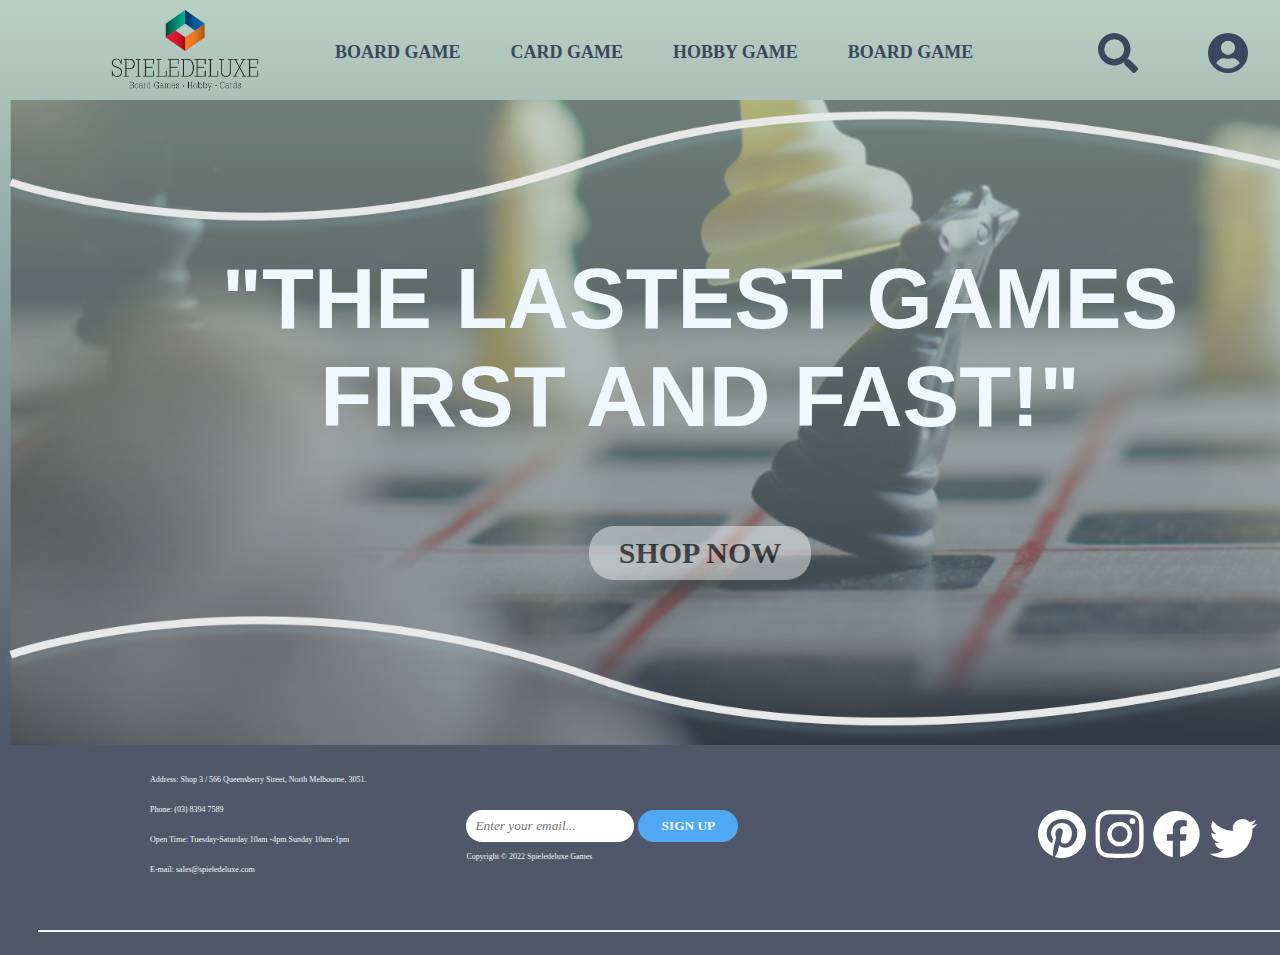
<file: homepage.html>
<!DOCTYPE html>
<html lang="en">
<head>
    <meta charset="UTF-8">
    <meta http-equiv="X-UA-Compatible" content="IE=edge">
    <meta name="viewport" content="width=device-width, initial-scale=1.0">
    <title>SPIELEDELUXE Home</title>
    <link rel="stylesheet" type="text/css" href="./css/public.css">
    <link rel="stylesheet" type="text/css" href="./css/homepage.css"> 
    <link rel="stylesheet" href="./font/Impact.ttf">
</head>
<body>
    <div id="Box">
        <!--nav start-->
        <div class="head">
            <div class="logo">
                <a href="homepage.html">
                    <img src="./images/logo.png" alt="logo">
                </a>
            </div>
            <div class="nav">
                <ul>
                    <li><a href="board.html">BOARD GAME</a></li>
                    <li><a href="card.html">CARD GAME</a></li>
                    <li><a href="hobby.html">HOBBY GAME</a></li>
                    <li><a href="other.html">BOARD GAME</a></li>
                    <li>
                        <a href="search.html">
                            <svg xmlns="http://www.w3.org/2000/svg" width="40" height="66" viewBox="0 0 66 66">
                                <g id="组_83" data-name="组 83" transform="translate(-354.5 -100)">
                                  <path id="Icon_awesome-search" data-name="Icon awesome-search" d="M65.1,57.061,52.25,44.211a3.092,3.092,0,0,0-2.192-.9h-2.1a26.8,26.8,0,1,0-4.641,4.64v2.1a3.091,3.091,0,0,0,.9,2.191L57.071,65.091a3.082,3.082,0,0,0,4.37,0l3.648-3.648A3.108,3.108,0,0,0,65.1,57.061ZM26.814,43.308a16.5,16.5,0,1,1,16.5-16.5A16.49,16.49,0,0,1,26.814,43.308Z" transform="translate(354.5 100)" fill="#3b475c"/>
                                </g>
                            </svg>
                        </a>
                    </li>
                    <li>
                        <a href="account.html">
                            <svg xmlns="http://www.w3.org/2000/svg" width="40" height="66" viewBox="0 0 66 66">
                                <g id="组_82" data-name="组 82" transform="translate(-104.763 -293.238)">
                                  <path id="Icon_awesome-user-circle" data-name="Icon awesome-user-circle" d="M33,.625a33,33,0,1,0,33,33A32.994,32.994,0,0,0,33,.625ZM33,13.4a11.71,11.71,0,1,1-11.71,11.71A11.71,11.71,0,0,1,33,13.4Zm0,45.774A25.5,25.5,0,0,1,13.506,50.1a14.836,14.836,0,0,1,13.107-7.957,3.256,3.256,0,0,1,.945.146A17.618,17.618,0,0,0,33,43.206a17.551,17.551,0,0,0,5.442-.918,3.256,3.256,0,0,1,.945-.146A14.836,14.836,0,0,1,52.494,50.1,25.5,25.5,0,0,1,33,59.173Z" transform="translate(104.763 292.613)" fill="#3b475c"/>
                                </g>
                            </svg>
                        </a>
                    </li>
                    <li>
                        <a href="shoppingcart.html">
                            <svg xmlns="http://www.w3.org/2000/svg" width="40" height="58.667" viewBox="0 0 66 58.667">
                                <path id="Icon_awesome-shopping-cart" data-name="Icon awesome-shopping-cart" d="M60.514,34.526,65.93,10.693a2.75,2.75,0,0,0-2.682-3.359H18.243L17.192,2.2A2.75,2.75,0,0,0,14.5,0H2.75A2.75,2.75,0,0,0,0,2.75V4.583a2.75,2.75,0,0,0,2.75,2.75h8.007l8.049,39.352a6.417,6.417,0,1,0,7.682.981H50.511A6.415,6.415,0,1,0,57.8,46.474l.632-2.782a2.75,2.75,0,0,0-2.682-3.359H24.993l-.75-3.667h33.59a2.75,2.75,0,0,0,2.682-2.141Z" fill="#3b475c"/>
                            </svg>                          
                        </a>
                    </li>
                </ul>
            </div>
        </div>
        <!--nav end-->

        <!--content-->
        <div class="content">
            <div class="banner">
                <div>
                    <h1>"THE LASTEST GAMES</h1>
                    <h1>FIRST AND FAST!"</h1>
                </div>
                <div>
                    <a href="category.html">
                        <button><p>SHOP NOW</p></button>
                    </a>
                </div>
            </div>
        </div>
        <!--content end-->
    </div>

    <!--footer start-->
    <div class="foot">
        <div>
            <ul>
                <li>Address: Shop 3 / 566 Queensberry Street, North Melbourne, 3051.</li>
                <li>Phone: (03) 8394 7589 </li>
                <li>Open Time: Tuesday-Saturday 10am -4pm Sunday 10am-1pm</li>
                <li>E-mail: sales@spieledeluxe.com</li>
            </ul>
        </div>
        <div>
            <div>
                <input type="text" name="email" id="" placeholder="Enter your email...">
                <button>SIGN UP</button>
                <li>Copyright © 2022 Spieledeluxe Games</li>
            </div>
            <svg xmlns="http://www.w3.org/2000/svg" width="219.299" height="48" viewBox="0 0 219.299 48">
                <g id="组_135" data-name="组 135" transform="translate(-1654 -1284.168)">
                  <g id="组_23" data-name="组 23" transform="translate(1654 1284.168)">
                    <path id="Icon_awesome-pinterest" data-name="Icon awesome-pinterest" d="M48,24.859A24,24,0,0,1,16.9,47.785a26.978,26.978,0,0,0,2.981-6.29c.29-1.123,1.49-5.71,1.49-5.71.784,1.49,3.068,2.758,5.5,2.758,7.239,0,12.455-6.658,12.455-14.932,0-7.926-6.474-13.858-14.8-13.858C14.168,9.753,8.661,16.7,8.661,24.279c0,3.523,1.877,7.906,4.868,9.3.455.213.7.116.8-.319.077-.329.484-1.965.668-2.719a.718.718,0,0,0-.165-.687,9.451,9.451,0,0,1-1.771-5.477A10.386,10.386,0,0,1,23.9,13.963c5.894,0,10.026,4.016,10.026,9.764,0,6.494-3.281,10.994-7.548,10.994a3.481,3.481,0,0,1-3.552-4.335c.677-2.855,1.984-5.932,1.984-7.994,0-1.839-.987-3.377-3.039-3.377-2.41,0-4.345,2.487-4.345,5.826a8.648,8.648,0,0,0,.716,3.561s-2.371,10.045-2.806,11.923a23.231,23.231,0,0,0-.087,6.89A24,24,0,1,1,48,24.859Z" transform="translate(0 -0.859)" fill="#fff"/>
                    <path id="Icon_simple-instagram" data-name="Icon simple-instagram" d="M24,0c-6.52,0-7.334.03-9.894.144A17.7,17.7,0,0,0,8.28,1.26,11.753,11.753,0,0,0,4.028,4.028,11.71,11.71,0,0,0,1.26,8.28,17.645,17.645,0,0,0,.144,14.106C.024,16.666,0,17.48,0,24s.03,7.334.144,9.894A17.708,17.708,0,0,0,1.26,39.72a11.77,11.77,0,0,0,2.768,4.252A11.736,11.736,0,0,0,8.28,46.74a17.719,17.719,0,0,0,5.826,1.116c2.56.12,3.374.144,9.894.144s7.334-.03,9.894-.144A17.76,17.76,0,0,0,39.72,46.74a12.265,12.265,0,0,0,7.02-7.02,17.708,17.708,0,0,0,1.116-5.826C47.976,31.334,48,30.52,48,24s-.03-7.334-.144-9.894A17.749,17.749,0,0,0,46.74,8.28a11.779,11.779,0,0,0-2.768-4.252A11.693,11.693,0,0,0,39.72,1.26,17.656,17.656,0,0,0,33.894.144C31.334.024,30.52,0,24,0Zm0,4.32c6.406,0,7.17.032,9.7.142a13.223,13.223,0,0,1,4.454.83A7.9,7.9,0,0,1,42.71,9.846a13.251,13.251,0,0,1,.826,4.454c.114,2.532.14,3.292.14,9.7s-.03,7.17-.148,9.7a13.506,13.506,0,0,1-.842,4.454,7.62,7.62,0,0,1-1.8,2.764,7.487,7.487,0,0,1-2.76,1.792,13.348,13.348,0,0,1-4.47.826c-2.548.114-3.3.14-9.718.14s-7.172-.03-9.718-.148a13.609,13.609,0,0,1-4.472-.842,7.432,7.432,0,0,1-2.758-1.8,7.287,7.287,0,0,1-1.8-2.76,13.62,13.62,0,0,1-.84-4.47c-.09-2.52-.122-3.3-.122-9.688s.032-7.172.122-9.722a13.6,13.6,0,0,1,.84-4.468,7.114,7.114,0,0,1,1.8-2.762,7.1,7.1,0,0,1,2.758-1.8,13.283,13.283,0,0,1,4.442-.842c2.55-.09,3.3-.12,9.718-.12l.09.06Zm0,7.356A12.324,12.324,0,1,0,36.324,24,12.323,12.323,0,0,0,24,11.676ZM24,32a8,8,0,1,1,8-8A8,8,0,0,1,24,32ZM39.692,11.19a2.88,2.88,0,1,1-2.88-2.878A2.882,2.882,0,0,1,39.692,11.19Z" transform="translate(57.6)" fill="#fff"/>
                    <path id="Icon_awesome-facebook" data-name="Icon awesome-facebook" d="M46.812,23.562A23.25,23.25,0,1,0,19.93,46.531V30.283H14.023V23.562H19.93V18.44c0-5.827,3.469-9.045,8.782-9.045a35.781,35.781,0,0,1,5.2.454v5.719H30.984C28.1,15.567,27.2,17.36,27.2,19.2v4.364h6.448l-1.031,6.721H27.2V46.531A23.258,23.258,0,0,0,46.812,23.562Z" transform="translate(114.887 0.578)" fill="#fff"/>
                    <path id="Icon_awesome-twitter" data-name="Icon awesome-twitter" d="M43.066,11.594c.03.426.03.853.03,1.279,0,13-9.9,27.99-27.99,27.99A27.8,27.8,0,0,1,0,36.447a20.351,20.351,0,0,0,2.376.122,19.7,19.7,0,0,0,12.213-4.2,9.855,9.855,0,0,1-9.2-6.822,12.406,12.406,0,0,0,1.858.152,10.4,10.4,0,0,0,2.589-.335,9.839,9.839,0,0,1-7.888-9.655v-.122A9.907,9.907,0,0,0,6.4,16.832,9.852,9.852,0,0,1,3.35,3.675,27.963,27.963,0,0,0,23.634,13.969a11.105,11.105,0,0,1-.244-2.254A9.847,9.847,0,0,1,40.416,4.985,19.368,19.368,0,0,0,46.66,2.609,9.811,9.811,0,0,1,42.335,8.03,19.721,19.721,0,0,0,48,6.508a21.147,21.147,0,0,1-4.934,5.086Z" transform="translate(171.299 7.137)" fill="#fff"/>
                  </g>
                </g>
            </svg>
        </div>
        <div></div>
    </div>
    <!--footer end-->
</body>
</html>
</file>
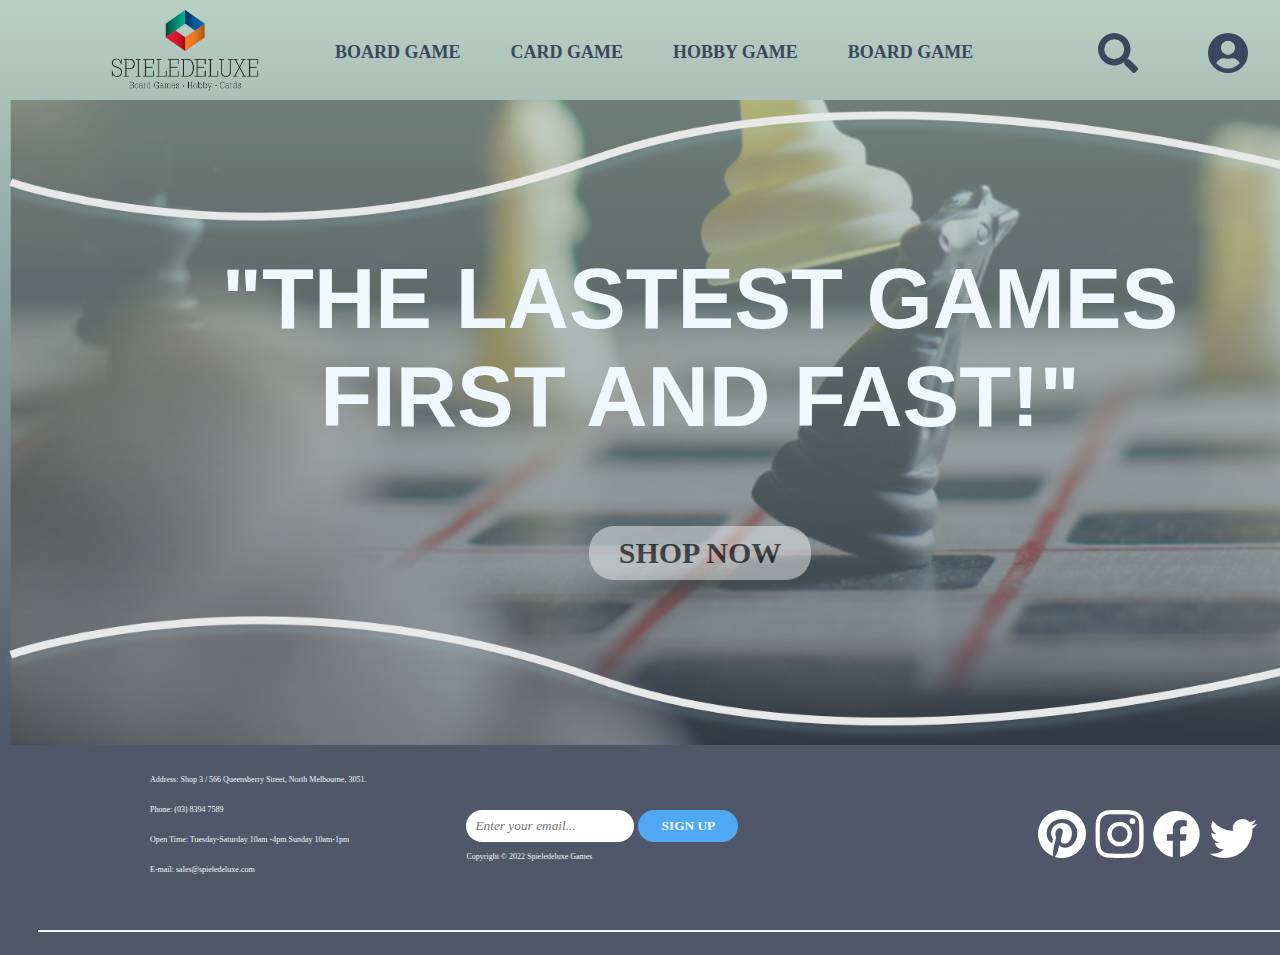
<file: homepage1.html>
<!DOCTYPE html>
<html lang="en">
<head>
    <meta charset="UTF-8">
    <meta http-equiv="X-UA-Compatible" content="IE=edge">
    <meta name="viewport" content="width=device-width, initial-scale=1.0">
    <title>SPIELEDELUXE Home Page</title>
    <link rel="stylesheet" type="text/css" href="./css/public.css">
    <link rel="stylesheet" type="text/css" href="./css/homepage.css"> 
</head>
<body>
    <div id="Box">
        <!--nav start-->
        <div class="head">
            <div class="logo">
                <a href="homepage1.html">
                    <img src="./images/logo.png" alt="logo">
                </a>
            </div>
            <div class="nav">
                <ul>
                    <li><a href="board.html">BOARD GAME</a></li>
                    <li><a href="card.html">CARD GAME</a></li>
                    <li><a href="hobby.html">HOBBY GAME</a></li>
                    <li><a href="other.html">BOARD GAME</a></li>
                    <li>
                        <a href="search.html">
                            <svg xmlns="http://www.w3.org/2000/svg" width="40" height="66" viewBox="0 0 66 66">
                                <g id="组_83" data-name="组 83" transform="translate(-354.5 -100)">
                                  <path id="Icon_awesome-search" data-name="Icon awesome-search" d="M65.1,57.061,52.25,44.211a3.092,3.092,0,0,0-2.192-.9h-2.1a26.8,26.8,0,1,0-4.641,4.64v2.1a3.091,3.091,0,0,0,.9,2.191L57.071,65.091a3.082,3.082,0,0,0,4.37,0l3.648-3.648A3.108,3.108,0,0,0,65.1,57.061ZM26.814,43.308a16.5,16.5,0,1,1,16.5-16.5A16.49,16.49,0,0,1,26.814,43.308Z" transform="translate(354.5 100)" fill="#3b475c"/>
                                </g>
                            </svg>
                        </a>
                    </li>
                    <li>
                        <a href="account.html">
                            <svg xmlns="http://www.w3.org/2000/svg" width="40" height="66" viewBox="0 0 66 66">
                                <g id="组_82" data-name="组 82" transform="translate(-104.763 -293.238)">
                                  <path id="Icon_awesome-user-circle" data-name="Icon awesome-user-circle" d="M33,.625a33,33,0,1,0,33,33A32.994,32.994,0,0,0,33,.625ZM33,13.4a11.71,11.71,0,1,1-11.71,11.71A11.71,11.71,0,0,1,33,13.4Zm0,45.774A25.5,25.5,0,0,1,13.506,50.1a14.836,14.836,0,0,1,13.107-7.957,3.256,3.256,0,0,1,.945.146A17.618,17.618,0,0,0,33,43.206a17.551,17.551,0,0,0,5.442-.918,3.256,3.256,0,0,1,.945-.146A14.836,14.836,0,0,1,52.494,50.1,25.5,25.5,0,0,1,33,59.173Z" transform="translate(104.763 292.613)" fill="#3b475c"/>
                                </g>
                            </svg>
                        </a>
                    </li>
                    <li>
                        <a href="shoppingcart.html">
                            <svg xmlns="http://www.w3.org/2000/svg" width="40" height="58.667" viewBox="0 0 66 58.667">
                                <path id="Icon_awesome-shopping-cart" data-name="Icon awesome-shopping-cart" d="M60.514,34.526,65.93,10.693a2.75,2.75,0,0,0-2.682-3.359H18.243L17.192,2.2A2.75,2.75,0,0,0,14.5,0H2.75A2.75,2.75,0,0,0,0,2.75V4.583a2.75,2.75,0,0,0,2.75,2.75h8.007l8.049,39.352a6.417,6.417,0,1,0,7.682.981H50.511A6.415,6.415,0,1,0,57.8,46.474l.632-2.782a2.75,2.75,0,0,0-2.682-3.359H24.993l-.75-3.667h33.59a2.75,2.75,0,0,0,2.682-2.141Z" fill="#3b475c"/>
                            </svg>                          
                        </a>
                    </li>
                </ul>
            </div>
        </div>
        <!--nav end-->

        <!--content-->
        <div class="content">
            <div class="banner">
                <div>
                    <h1>"THE LASTEST GAMES</h1>
                    <h1>FIRST AND FAST!"</h1>
                </div>
                <div>
                    <button><p>SHOP NOW</p></button>
                    <a href="category.html"></a>
                </div>
            </div>
        </div>
        <!--content end-->
    </div>

    <!--footer start-->
    <div class="foot">
        <div>
            <ul>
                <li>Address: Shop 3 / 566 Queensberry Street, North Melbourne, 3051.</li>
                <li>Phone: (03) 8394 7589 </li>
                <li>Open Time: Tuesday-Saturday 10am -4pm Sunday 10am-1pm</li>
                <li>E-mail: sales@spieledeluxe.com</li>
            </ul>
        </div>
        <div>
            <div>
                <input type="text" name="email" id="" placeholder="Enter your email...">
                <button>SIGN UP</button>
                <li>Copyright © 2022 Spieledeluxe Games</li>
            </div>
            <svg xmlns="http://www.w3.org/2000/svg" width="219.299" height="48" viewBox="0 0 219.299 48">
                <g id="组_135" data-name="组 135" transform="translate(-1654 -1284.168)">
                  <g id="组_23" data-name="组 23" transform="translate(1654 1284.168)">
                    <path id="Icon_awesome-pinterest" data-name="Icon awesome-pinterest" d="M48,24.859A24,24,0,0,1,16.9,47.785a26.978,26.978,0,0,0,2.981-6.29c.29-1.123,1.49-5.71,1.49-5.71.784,1.49,3.068,2.758,5.5,2.758,7.239,0,12.455-6.658,12.455-14.932,0-7.926-6.474-13.858-14.8-13.858C14.168,9.753,8.661,16.7,8.661,24.279c0,3.523,1.877,7.906,4.868,9.3.455.213.7.116.8-.319.077-.329.484-1.965.668-2.719a.718.718,0,0,0-.165-.687,9.451,9.451,0,0,1-1.771-5.477A10.386,10.386,0,0,1,23.9,13.963c5.894,0,10.026,4.016,10.026,9.764,0,6.494-3.281,10.994-7.548,10.994a3.481,3.481,0,0,1-3.552-4.335c.677-2.855,1.984-5.932,1.984-7.994,0-1.839-.987-3.377-3.039-3.377-2.41,0-4.345,2.487-4.345,5.826a8.648,8.648,0,0,0,.716,3.561s-2.371,10.045-2.806,11.923a23.231,23.231,0,0,0-.087,6.89A24,24,0,1,1,48,24.859Z" transform="translate(0 -0.859)" fill="#fff"/>
                    <path id="Icon_simple-instagram" data-name="Icon simple-instagram" d="M24,0c-6.52,0-7.334.03-9.894.144A17.7,17.7,0,0,0,8.28,1.26,11.753,11.753,0,0,0,4.028,4.028,11.71,11.71,0,0,0,1.26,8.28,17.645,17.645,0,0,0,.144,14.106C.024,16.666,0,17.48,0,24s.03,7.334.144,9.894A17.708,17.708,0,0,0,1.26,39.72a11.77,11.77,0,0,0,2.768,4.252A11.736,11.736,0,0,0,8.28,46.74a17.719,17.719,0,0,0,5.826,1.116c2.56.12,3.374.144,9.894.144s7.334-.03,9.894-.144A17.76,17.76,0,0,0,39.72,46.74a12.265,12.265,0,0,0,7.02-7.02,17.708,17.708,0,0,0,1.116-5.826C47.976,31.334,48,30.52,48,24s-.03-7.334-.144-9.894A17.749,17.749,0,0,0,46.74,8.28a11.779,11.779,0,0,0-2.768-4.252A11.693,11.693,0,0,0,39.72,1.26,17.656,17.656,0,0,0,33.894.144C31.334.024,30.52,0,24,0Zm0,4.32c6.406,0,7.17.032,9.7.142a13.223,13.223,0,0,1,4.454.83A7.9,7.9,0,0,1,42.71,9.846a13.251,13.251,0,0,1,.826,4.454c.114,2.532.14,3.292.14,9.7s-.03,7.17-.148,9.7a13.506,13.506,0,0,1-.842,4.454,7.62,7.62,0,0,1-1.8,2.764,7.487,7.487,0,0,1-2.76,1.792,13.348,13.348,0,0,1-4.47.826c-2.548.114-3.3.14-9.718.14s-7.172-.03-9.718-.148a13.609,13.609,0,0,1-4.472-.842,7.432,7.432,0,0,1-2.758-1.8,7.287,7.287,0,0,1-1.8-2.76,13.62,13.62,0,0,1-.84-4.47c-.09-2.52-.122-3.3-.122-9.688s.032-7.172.122-9.722a13.6,13.6,0,0,1,.84-4.468,7.114,7.114,0,0,1,1.8-2.762,7.1,7.1,0,0,1,2.758-1.8,13.283,13.283,0,0,1,4.442-.842c2.55-.09,3.3-.12,9.718-.12l.09.06Zm0,7.356A12.324,12.324,0,1,0,36.324,24,12.323,12.323,0,0,0,24,11.676ZM24,32a8,8,0,1,1,8-8A8,8,0,0,1,24,32ZM39.692,11.19a2.88,2.88,0,1,1-2.88-2.878A2.882,2.882,0,0,1,39.692,11.19Z" transform="translate(57.6)" fill="#fff"/>
                    <path id="Icon_awesome-facebook" data-name="Icon awesome-facebook" d="M46.812,23.562A23.25,23.25,0,1,0,19.93,46.531V30.283H14.023V23.562H19.93V18.44c0-5.827,3.469-9.045,8.782-9.045a35.781,35.781,0,0,1,5.2.454v5.719H30.984C28.1,15.567,27.2,17.36,27.2,19.2v4.364h6.448l-1.031,6.721H27.2V46.531A23.258,23.258,0,0,0,46.812,23.562Z" transform="translate(114.887 0.578)" fill="#fff"/>
                    <path id="Icon_awesome-twitter" data-name="Icon awesome-twitter" d="M43.066,11.594c.03.426.03.853.03,1.279,0,13-9.9,27.99-27.99,27.99A27.8,27.8,0,0,1,0,36.447a20.351,20.351,0,0,0,2.376.122,19.7,19.7,0,0,0,12.213-4.2,9.855,9.855,0,0,1-9.2-6.822,12.406,12.406,0,0,0,1.858.152,10.4,10.4,0,0,0,2.589-.335,9.839,9.839,0,0,1-7.888-9.655v-.122A9.907,9.907,0,0,0,6.4,16.832,9.852,9.852,0,0,1,3.35,3.675,27.963,27.963,0,0,0,23.634,13.969a11.105,11.105,0,0,1-.244-2.254A9.847,9.847,0,0,1,40.416,4.985,19.368,19.368,0,0,0,46.66,2.609,9.811,9.811,0,0,1,42.335,8.03,19.721,19.721,0,0,0,48,6.508a21.147,21.147,0,0,1-4.934,5.086Z" transform="translate(171.299 7.137)" fill="#fff"/>
                  </g>
                </g>
            </svg>
        </div>
        <div></div>
    </div>
    <!--footer end-->
</body>
</html>
</file>
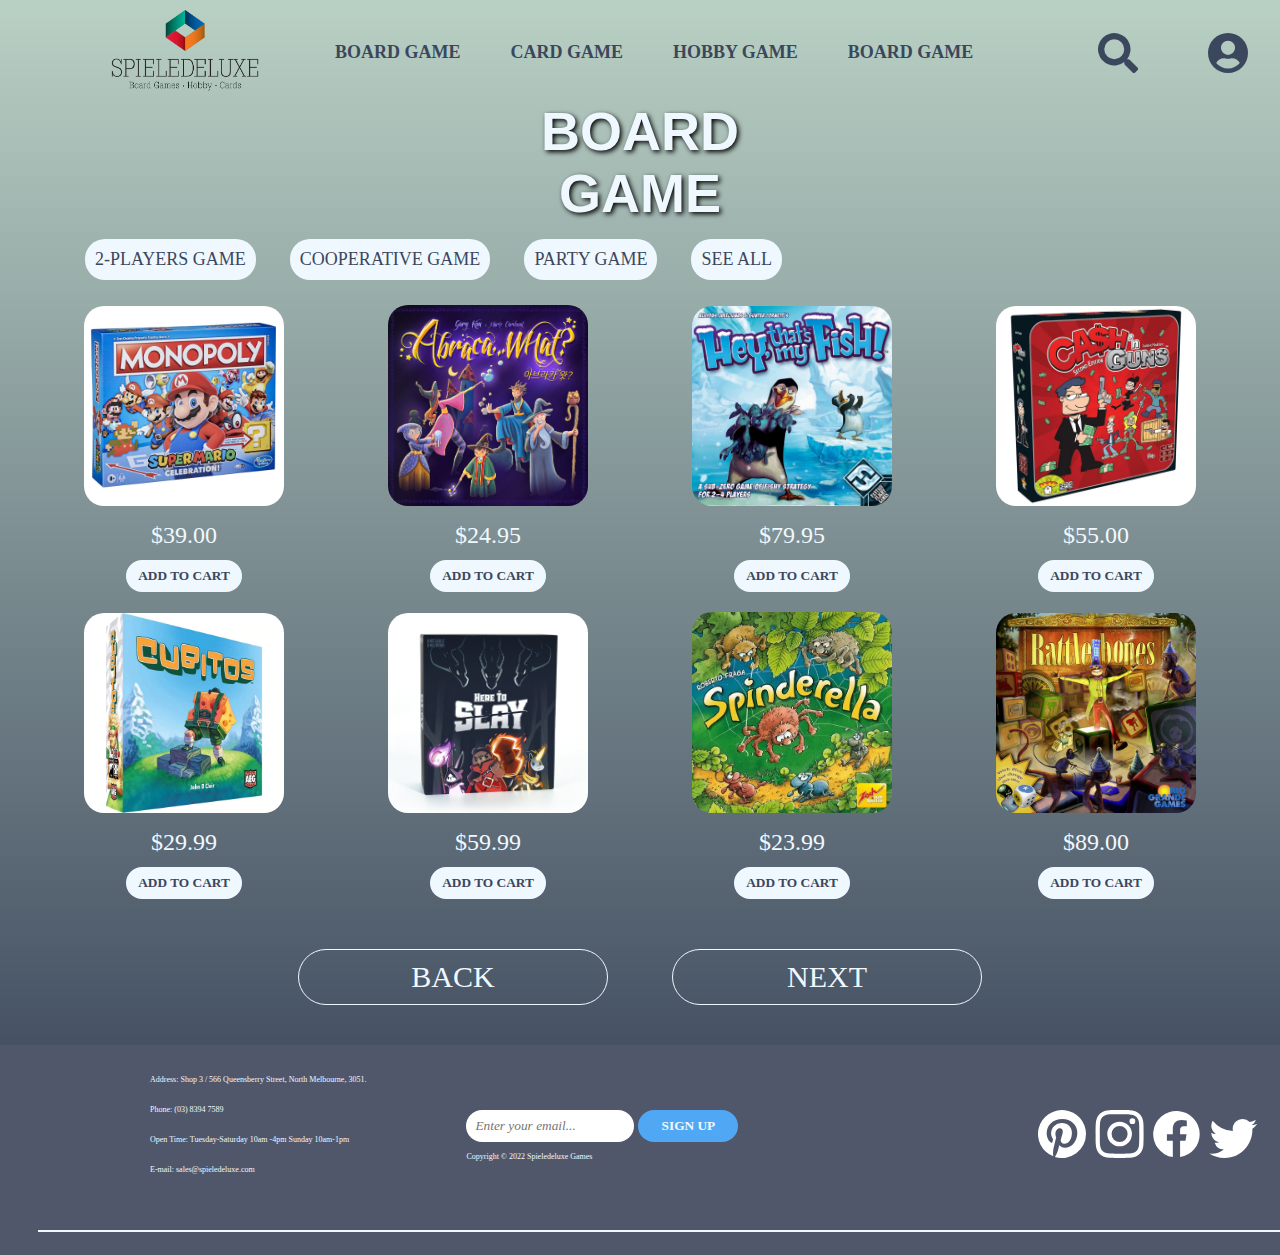
<file: list.html>
<!DOCTYPE html>
<html lang="en">
<head>
    <meta charset="UTF-8">
    <meta http-equiv="X-UA-Compatible" content="IE=edge">
    <meta name="viewport" content="width=device-width, initial-scale=1.0">
    <title>SPIELEDELUXE List</title>
    <link rel="stylesheet" type="text/css" media="screen and (min-width: 391px)" href="./css/public.css">
    <link rel="stylesheet" type="text/css" media="screen and (min-width: 391px)" href="./css/list.css"> 
    <link rel="stylesheet" type="text/css" media="screen and (max-width: 391px)" href="./css/media/public.css">
    <link rel="stylesheet" type="text/css" media="screen and (max-width: 391px)" href="./css/media/list.css"> 
    <link rel="stylesheet" href="./font/Impact.ttf">
</head>
<body>
    <div id="Box">
        <!--nav start-->
        <div class="head">
            <div class="logo">
                <a href="index.html">
                    <img src="./images/logo.png" alt="logo">
                </a>
            </div>
            <div class="nav">
                <ul>
                    <li><a href="list.html">BOARD GAME</a></li>
                    <li><a href="card.html">CARD GAME</a></li>
                    <li><a href="hobby.html">HOBBY GAME</a></li>
                    <li><a href="other.html">BOARD GAME</a></li>
                    <li>
                        <a href="search.html">
                            <svg xmlns="http://www.w3.org/2000/svg" width="40" height="66" viewBox="0 0 66 66">
                                <g id="组_83" data-name="组 83" transform="translate(-354.5 -100)">
                                  <path id="Icon_awesome-search" data-name="Icon awesome-search" d="M65.1,57.061,52.25,44.211a3.092,3.092,0,0,0-2.192-.9h-2.1a26.8,26.8,0,1,0-4.641,4.64v2.1a3.091,3.091,0,0,0,.9,2.191L57.071,65.091a3.082,3.082,0,0,0,4.37,0l3.648-3.648A3.108,3.108,0,0,0,65.1,57.061ZM26.814,43.308a16.5,16.5,0,1,1,16.5-16.5A16.49,16.49,0,0,1,26.814,43.308Z" transform="translate(354.5 100)" fill="#3b475c"/>
                                </g>
                            </svg>
                        </a>
                    </li>
                    <li>
                        <a href="account.html">
                            <svg xmlns="http://www.w3.org/2000/svg" width="40" height="66" viewBox="0 0 66 66">
                                <g id="组_82" data-name="组 82" transform="translate(-104.763 -293.238)">
                                  <path id="Icon_awesome-user-circle" data-name="Icon awesome-user-circle" d="M33,.625a33,33,0,1,0,33,33A32.994,32.994,0,0,0,33,.625ZM33,13.4a11.71,11.71,0,1,1-11.71,11.71A11.71,11.71,0,0,1,33,13.4Zm0,45.774A25.5,25.5,0,0,1,13.506,50.1a14.836,14.836,0,0,1,13.107-7.957,3.256,3.256,0,0,1,.945.146A17.618,17.618,0,0,0,33,43.206a17.551,17.551,0,0,0,5.442-.918,3.256,3.256,0,0,1,.945-.146A14.836,14.836,0,0,1,52.494,50.1,25.5,25.5,0,0,1,33,59.173Z" transform="translate(104.763 292.613)" fill="#3b475c"/>
                                </g>
                            </svg>
                        </a>
                    </li>
                    <li>
                        <a href="shoppingcart.html">
                            <svg xmlns="http://www.w3.org/2000/svg" width="40" height="58.667" viewBox="0 0 66 58.667">
                                <path id="Icon_awesome-shopping-cart" data-name="Icon awesome-shopping-cart" d="M60.514,34.526,65.93,10.693a2.75,2.75,0,0,0-2.682-3.359H18.243L17.192,2.2A2.75,2.75,0,0,0,14.5,0H2.75A2.75,2.75,0,0,0,0,2.75V4.583a2.75,2.75,0,0,0,2.75,2.75h8.007l8.049,39.352a6.417,6.417,0,1,0,7.682.981H50.511A6.415,6.415,0,1,0,57.8,46.474l.632-2.782a2.75,2.75,0,0,0-2.682-3.359H24.993l-.75-3.667h33.59a2.75,2.75,0,0,0,2.682-2.141Z" fill="#3b475c"/>
                            </svg>                          
                        </a>
                    </li>
                </ul>
            </div>
        </div>
        <!--nav end-->

        <!--content start-->
        <div class="content">
            <h1>BOARD GAME</h1>
            <div class="contentbox">
                <div class="titlebutton">
                    <button>2-PLAYERS GAME</button>
                    <button>COOPERATIVE GAME</button>
                    <button>PARTY GAME</button>
                    <button>SEE ALL</button>
                </div>
                <div class="board">
                    <a href="product.html">
                        <img src="./images/product1.jpeg" alt="">
                    </a>
                    <p>$39.00</p>
                    <button onclick="clickpage('shoppingcart.html')">ADD TO CART</button>
                </div>
                <div class="board">
                    <img src="./images/product2.jpeg" alt="">
                    <p>$24.95</p>
                    <button>ADD TO CART</button>
                </div>
                <div class="board">
                    <img src="./images/product3.jpeg" alt="">
                    <p>$79.95</p>
                    <button>ADD TO CART</button>
                </div>
                <div class="board">
                    <img src="./images/product4.png" alt="">
                    <p>$55.00</p>
                    <button>ADD TO CART</button>
                </div>
            </div>

            <div class="contentbox">
                <div class="board">
                    <img src="./images/product5.png" alt="">
                    <p>$29.99</p>
                    <button>ADD TO CART</button>
                </div>
                <div class="board">
                    <img src="./images/product6.png" alt="">
                    <p>$59.99</p>
                    <button>ADD TO CART</button>
                </div>
                <div class="board">
                    <img src="./images/product7.jpg" alt="">
                    <p>$23.99</p>
                    <button>ADD TO CART</button>
                </div>
                <div class="board">
                    <img src="./images/product8.jpg" alt="">
                    <p>$89.00</p>
                    <button>ADD TO CART</button>
                </div>
            </div>

            <div class="buttonbox">
                <button onclick="clickpage('category.html')">BACK</button>
                <button onclick="clickpage('list2.html')">NEXT</button>
            </div>
        </div>
        <!--content end-->

        <!--footer start-->
        <div class="foot">
            <div>
                <ul>
                    <li>Address: Shop 3 / 566 Queensberry Street, North Melbourne, 3051.</li>
                    <li>Phone: (03) 8394 7589 </li>
                    <li>Open Time: Tuesday-Saturday 10am -4pm Sunday 10am-1pm</li>
                    <li>E-mail: sales@spieledeluxe.com</li>
                </ul>
            </div>
            <div>
                <div>
                    <input type="text" name="email" id="" placeholder="Enter your email...">
                    <button>SIGN UP</button>
                    <li>Copyright © 2022 Spieledeluxe Games</li>
                </div>
                <svg xmlns="http://www.w3.org/2000/svg" width="219.299" height="48" viewBox="0 0 219.299 48">
                    <g id="组_135" data-name="组 135" transform="translate(-1654 -1284.168)">
                      <g id="组_23" data-name="组 23" transform="translate(1654 1284.168)">
                        <path id="Icon_awesome-pinterest" data-name="Icon awesome-pinterest" d="M48,24.859A24,24,0,0,1,16.9,47.785a26.978,26.978,0,0,0,2.981-6.29c.29-1.123,1.49-5.71,1.49-5.71.784,1.49,3.068,2.758,5.5,2.758,7.239,0,12.455-6.658,12.455-14.932,0-7.926-6.474-13.858-14.8-13.858C14.168,9.753,8.661,16.7,8.661,24.279c0,3.523,1.877,7.906,4.868,9.3.455.213.7.116.8-.319.077-.329.484-1.965.668-2.719a.718.718,0,0,0-.165-.687,9.451,9.451,0,0,1-1.771-5.477A10.386,10.386,0,0,1,23.9,13.963c5.894,0,10.026,4.016,10.026,9.764,0,6.494-3.281,10.994-7.548,10.994a3.481,3.481,0,0,1-3.552-4.335c.677-2.855,1.984-5.932,1.984-7.994,0-1.839-.987-3.377-3.039-3.377-2.41,0-4.345,2.487-4.345,5.826a8.648,8.648,0,0,0,.716,3.561s-2.371,10.045-2.806,11.923a23.231,23.231,0,0,0-.087,6.89A24,24,0,1,1,48,24.859Z" transform="translate(0 -0.859)" fill="#fff"/>
                        <path id="Icon_simple-instagram" data-name="Icon simple-instagram" d="M24,0c-6.52,0-7.334.03-9.894.144A17.7,17.7,0,0,0,8.28,1.26,11.753,11.753,0,0,0,4.028,4.028,11.71,11.71,0,0,0,1.26,8.28,17.645,17.645,0,0,0,.144,14.106C.024,16.666,0,17.48,0,24s.03,7.334.144,9.894A17.708,17.708,0,0,0,1.26,39.72a11.77,11.77,0,0,0,2.768,4.252A11.736,11.736,0,0,0,8.28,46.74a17.719,17.719,0,0,0,5.826,1.116c2.56.12,3.374.144,9.894.144s7.334-.03,9.894-.144A17.76,17.76,0,0,0,39.72,46.74a12.265,12.265,0,0,0,7.02-7.02,17.708,17.708,0,0,0,1.116-5.826C47.976,31.334,48,30.52,48,24s-.03-7.334-.144-9.894A17.749,17.749,0,0,0,46.74,8.28a11.779,11.779,0,0,0-2.768-4.252A11.693,11.693,0,0,0,39.72,1.26,17.656,17.656,0,0,0,33.894.144C31.334.024,30.52,0,24,0Zm0,4.32c6.406,0,7.17.032,9.7.142a13.223,13.223,0,0,1,4.454.83A7.9,7.9,0,0,1,42.71,9.846a13.251,13.251,0,0,1,.826,4.454c.114,2.532.14,3.292.14,9.7s-.03,7.17-.148,9.7a13.506,13.506,0,0,1-.842,4.454,7.62,7.62,0,0,1-1.8,2.764,7.487,7.487,0,0,1-2.76,1.792,13.348,13.348,0,0,1-4.47.826c-2.548.114-3.3.14-9.718.14s-7.172-.03-9.718-.148a13.609,13.609,0,0,1-4.472-.842,7.432,7.432,0,0,1-2.758-1.8,7.287,7.287,0,0,1-1.8-2.76,13.62,13.62,0,0,1-.84-4.47c-.09-2.52-.122-3.3-.122-9.688s.032-7.172.122-9.722a13.6,13.6,0,0,1,.84-4.468,7.114,7.114,0,0,1,1.8-2.762,7.1,7.1,0,0,1,2.758-1.8,13.283,13.283,0,0,1,4.442-.842c2.55-.09,3.3-.12,9.718-.12l.09.06Zm0,7.356A12.324,12.324,0,1,0,36.324,24,12.323,12.323,0,0,0,24,11.676ZM24,32a8,8,0,1,1,8-8A8,8,0,0,1,24,32ZM39.692,11.19a2.88,2.88,0,1,1-2.88-2.878A2.882,2.882,0,0,1,39.692,11.19Z" transform="translate(57.6)" fill="#fff"/>
                        <path id="Icon_awesome-facebook" data-name="Icon awesome-facebook" d="M46.812,23.562A23.25,23.25,0,1,0,19.93,46.531V30.283H14.023V23.562H19.93V18.44c0-5.827,3.469-9.045,8.782-9.045a35.781,35.781,0,0,1,5.2.454v5.719H30.984C28.1,15.567,27.2,17.36,27.2,19.2v4.364h6.448l-1.031,6.721H27.2V46.531A23.258,23.258,0,0,0,46.812,23.562Z" transform="translate(114.887 0.578)" fill="#fff"/>
                        <path id="Icon_awesome-twitter" data-name="Icon awesome-twitter" d="M43.066,11.594c.03.426.03.853.03,1.279,0,13-9.9,27.99-27.99,27.99A27.8,27.8,0,0,1,0,36.447a20.351,20.351,0,0,0,2.376.122,19.7,19.7,0,0,0,12.213-4.2,9.855,9.855,0,0,1-9.2-6.822,12.406,12.406,0,0,0,1.858.152,10.4,10.4,0,0,0,2.589-.335,9.839,9.839,0,0,1-7.888-9.655v-.122A9.907,9.907,0,0,0,6.4,16.832,9.852,9.852,0,0,1,3.35,3.675,27.963,27.963,0,0,0,23.634,13.969a11.105,11.105,0,0,1-.244-2.254A9.847,9.847,0,0,1,40.416,4.985,19.368,19.368,0,0,0,46.66,2.609,9.811,9.811,0,0,1,42.335,8.03,19.721,19.721,0,0,0,48,6.508a21.147,21.147,0,0,1-4.934,5.086Z" transform="translate(171.299 7.137)" fill="#fff"/>
                      </g>
                    </g>
                </svg>
            </div>
            <div></div>
        </div>
        <!--footer end-->
        <script src="./js/public.js"></script>
</body>
</html>
</file>
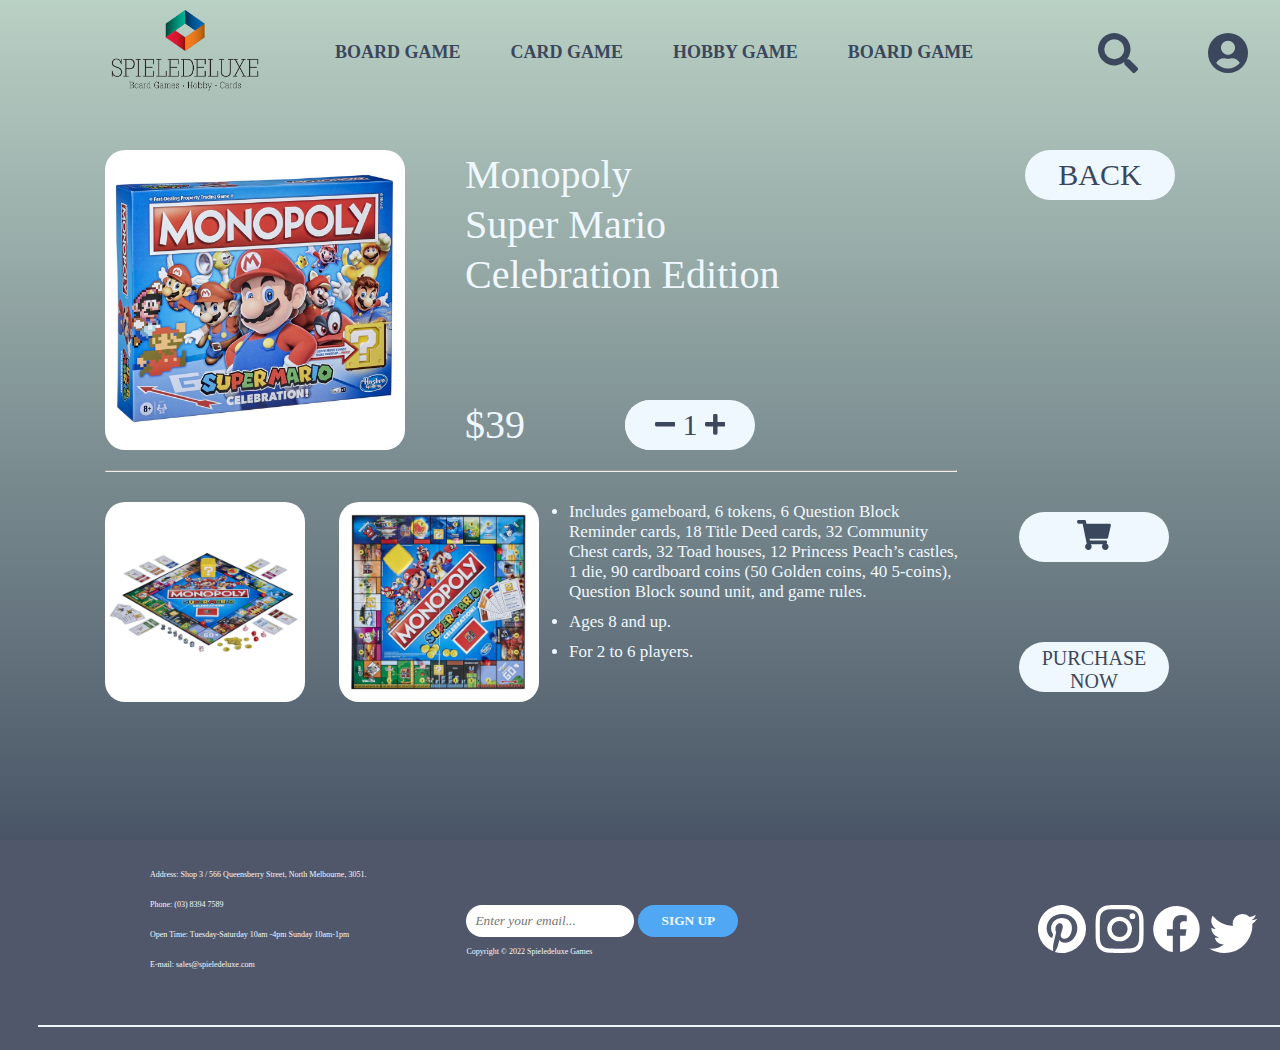
<file: product.html>
<!DOCTYPE html>
<html lang="en">
<head>
    <meta charset="UTF-8">
    <meta http-equiv="X-UA-Compatible" content="IE=edge">
    <meta name="viewport" content="width=device-width, initial-scale=1.0">
    <title>SPIELEDELUXE Product</title>
    <link rel="stylesheet" type="text/css" media="screen and (min-width: 391px)" href="./css/public.css">
    <link rel="stylesheet" type="text/css" media="screen and (min-width: 391px)" href="./css/product.css">
    <link rel="stylesheet" type="text/css" media="screen and (max-width: 391px)" href="./css/media/public.css">
    <link rel="stylesheet" type="text/css" media="screen and (max-width: 391px)" href="./css/media/product.css">
</head>
<body>
    <div id="Box">
        <!--nav start-->
        <div class="head">
            <div class="logo">
                <a href="index.html">
                    <img src="./images/logo.png" alt="logo">
                </a>
            </div>
            <div class="nav">
                <ul>
                    <li><a href="list.html">BOARD GAME</a></li>
                    <li><a href="card.html">CARD GAME</a></li>
                    <li><a href="hobby.html">HOBBY GAME</a></li>
                    <li><a href="other.html">BOARD GAME</a></li>
                    <li>
                        <a href="search.html">
                            <svg xmlns="http://www.w3.org/2000/svg" width="40" height="66" viewBox="0 0 66 66">
                                <g id="组_83" data-name="组 83" transform="translate(-354.5 -100)">
                                  <path id="Icon_awesome-search" data-name="Icon awesome-search" d="M65.1,57.061,52.25,44.211a3.092,3.092,0,0,0-2.192-.9h-2.1a26.8,26.8,0,1,0-4.641,4.64v2.1a3.091,3.091,0,0,0,.9,2.191L57.071,65.091a3.082,3.082,0,0,0,4.37,0l3.648-3.648A3.108,3.108,0,0,0,65.1,57.061ZM26.814,43.308a16.5,16.5,0,1,1,16.5-16.5A16.49,16.49,0,0,1,26.814,43.308Z" transform="translate(354.5 100)" fill="#3b475c"/>
                                </g>
                            </svg>
                        </a>
                    </li>
                    <li>
                        <a href="account.html">
                            <svg xmlns="http://www.w3.org/2000/svg" width="40" height="66" viewBox="0 0 66 66">
                                <g id="组_82" data-name="组 82" transform="translate(-104.763 -293.238)">
                                  <path id="Icon_awesome-user-circle" data-name="Icon awesome-user-circle" d="M33,.625a33,33,0,1,0,33,33A32.994,32.994,0,0,0,33,.625ZM33,13.4a11.71,11.71,0,1,1-11.71,11.71A11.71,11.71,0,0,1,33,13.4Zm0,45.774A25.5,25.5,0,0,1,13.506,50.1a14.836,14.836,0,0,1,13.107-7.957,3.256,3.256,0,0,1,.945.146A17.618,17.618,0,0,0,33,43.206a17.551,17.551,0,0,0,5.442-.918,3.256,3.256,0,0,1,.945-.146A14.836,14.836,0,0,1,52.494,50.1,25.5,25.5,0,0,1,33,59.173Z" transform="translate(104.763 292.613)" fill="#3b475c"/>
                                </g>
                            </svg>
                        </a>
                    </li>
                    <li>
                        <a href="shoppingcart.html">
                            <svg xmlns="http://www.w3.org/2000/svg" width="40" height="58.667" viewBox="0 0 66 58.667">
                                <path id="Icon_awesome-shopping-cart" data-name="Icon awesome-shopping-cart" d="M60.514,34.526,65.93,10.693a2.75,2.75,0,0,0-2.682-3.359H18.243L17.192,2.2A2.75,2.75,0,0,0,14.5,0H2.75A2.75,2.75,0,0,0,0,2.75V4.583a2.75,2.75,0,0,0,2.75,2.75h8.007l8.049,39.352a6.417,6.417,0,1,0,7.682.981H50.511A6.415,6.415,0,1,0,57.8,46.474l.632-2.782a2.75,2.75,0,0,0-2.682-3.359H24.993l-.75-3.667h33.59a2.75,2.75,0,0,0,2.682-2.141Z" fill="#3b475c"/>
                            </svg>                          
                        </a>
                    </li>
                </ul>
            </div>
        </div>
        <!--nav end-->

        <!--content start-->
        <div class="content">
            <div id="bottonback">
                <a href="list.html">
                    <button>BACK</button>
                </a>
            </div>
            <div class="imgbox">
                <div>
                    <img src="./images/product1.jpeg" alt="Mario">
                </div>
            </div>
            <div class="infobox">
                <div>
                    <div>
                        <p>Monopoly</p>
                        <p>Super Mario</p>
                        <p>Celebration Edition</p>
                    </div>

                    <div class="num">
                        <p>$39</p>
                        <div>
                            <div id="plus">
                                <svg id="组_40" data-name="组 40" xmlns="http://www.w3.org/2000/svg" width="20" height="20.635" viewBox="0 0 20 20.635">
                                    <path id="Icon_awesome-minus" data-name="Icon awesome-minus" d="M1.474,16.25H19.161a1.474,1.474,0,0,1,1.474,1.474V19.2a1.474,1.474,0,0,1-1.474,1.474H1.474A1.474,1.474,0,0,1,0,19.2V17.724A1.474,1.474,0,0,1,1.474,16.25Z" transform="translate(0 -8.143)" fill="#3b475c"/>
                                </svg>
                                <span>1</span>   
                                <svg id="组_40" data-name="组 40" xmlns="http://www.w3.org/2000/svg" width="20" height="20.635" viewBox="0 0 20 20.635">
                                    <path id="Icon_awesome-plus" data-name="Icon awesome-plus" d="M1.474,10.606H8.106V3.974A1.474,1.474,0,0,1,9.58,2.5h1.474a1.474,1.474,0,0,1,1.474,1.474v6.633h6.633a1.474,1.474,0,0,1,1.474,1.474v1.474a1.474,1.474,0,0,1-1.474,1.474H12.528v6.633a1.474,1.474,0,0,1-1.474,1.474H9.58a1.474,1.474,0,0,1-1.474-1.474V15.028H1.474A1.474,1.474,0,0,1,0,13.554V12.08A1.474,1.474,0,0,1,1.474,10.606Z" transform="translate(0 -2.5)" fill="#3b475c"/>
                                </svg>    
                            </div>                      
                        </div>
                    </div>
                </div>
            </div>
            <hr>
            <div class="detailsbox">
                <div class="imgwidth">
                    <div><img src="./images/product1.1.jpeg" alt="detail1"></div>
                    <div><img src="./images/product1.2.jpeg" alt="detail2"></div>
                </div>
                <div class="ulbox">
                    <ul>
                        <li>Includes gameboard, 6 tokens, 6 Question Block Reminder cards, 18 Title Deed cards, 32 Community Chest cards, 32 Toad houses, 12 Princess Peach’s castles, 1 die, 90 cardboard coins (50 Golden coins, 40 5-coins), Question Block sound unit, and game rules.</li>
                        <li>Ages 8 and up.</li>
                        <li>For 2 to 6 players.</li>
                    </ul>
                </div>
                <div class="detailbutton">
                    <a href="shoppingcart.html">
                        <button>
                            <svg xmlns="http://www.w3.org/2000/svg" width="50" height="30" viewBox="0 0 66 58.667">
                                <path id="Icon_awesome-shopping-cart" data-name="Icon awesome-shopping-cart" d="M60.514,34.526,65.93,10.693a2.75,2.75,0,0,0-2.682-3.359H18.243L17.192,2.2A2.75,2.75,0,0,0,14.5,0H2.75A2.75,2.75,0,0,0,0,2.75V4.583a2.75,2.75,0,0,0,2.75,2.75h8.007l8.049,39.352a6.417,6.417,0,1,0,7.682.981H50.511A6.415,6.415,0,1,0,57.8,46.474l.632-2.782a2.75,2.75,0,0,0-2.682-3.359H24.993l-.75-3.667h33.59a2.75,2.75,0,0,0,2.682-2.141Z" fill="#3b475c"/>
                            </svg>                                           
                        </button>
                    </a>
                    <a href="checkout.html">
                        <button>PURCHASE NOW</button>
                    </a>       
                </div>
            </div>
        </div>
        <!--content end-->

        <!--footer start-->
        <div class="foot">
            <div>
                <ul>
                    <li>Address: Shop 3 / 566 Queensberry Street, North Melbourne, 3051.</li>
                    <li>Phone: (03) 8394 7589 </li>
                    <li>Open Time: Tuesday-Saturday 10am -4pm Sunday 10am-1pm</li>
                    <li>E-mail: sales@spieledeluxe.com</li>
                </ul>
            </div>
            <div>
                <div>
                    <input type="text" name="email" id="" placeholder="Enter your email...">
                    <button>SIGN UP</button>
                    <li>Copyright © 2022 Spieledeluxe Games</li>
                </div>
                <svg xmlns="http://www.w3.org/2000/svg" width="219.299" height="48" viewBox="0 0 219.299 48">
                    <g id="组_135" data-name="组 135" transform="translate(-1654 -1284.168)">
                      <g id="组_23" data-name="组 23" transform="translate(1654 1284.168)">
                        <path id="Icon_awesome-pinterest" data-name="Icon awesome-pinterest" d="M48,24.859A24,24,0,0,1,16.9,47.785a26.978,26.978,0,0,0,2.981-6.29c.29-1.123,1.49-5.71,1.49-5.71.784,1.49,3.068,2.758,5.5,2.758,7.239,0,12.455-6.658,12.455-14.932,0-7.926-6.474-13.858-14.8-13.858C14.168,9.753,8.661,16.7,8.661,24.279c0,3.523,1.877,7.906,4.868,9.3.455.213.7.116.8-.319.077-.329.484-1.965.668-2.719a.718.718,0,0,0-.165-.687,9.451,9.451,0,0,1-1.771-5.477A10.386,10.386,0,0,1,23.9,13.963c5.894,0,10.026,4.016,10.026,9.764,0,6.494-3.281,10.994-7.548,10.994a3.481,3.481,0,0,1-3.552-4.335c.677-2.855,1.984-5.932,1.984-7.994,0-1.839-.987-3.377-3.039-3.377-2.41,0-4.345,2.487-4.345,5.826a8.648,8.648,0,0,0,.716,3.561s-2.371,10.045-2.806,11.923a23.231,23.231,0,0,0-.087,6.89A24,24,0,1,1,48,24.859Z" transform="translate(0 -0.859)" fill="#fff"/>
                        <path id="Icon_simple-instagram" data-name="Icon simple-instagram" d="M24,0c-6.52,0-7.334.03-9.894.144A17.7,17.7,0,0,0,8.28,1.26,11.753,11.753,0,0,0,4.028,4.028,11.71,11.71,0,0,0,1.26,8.28,17.645,17.645,0,0,0,.144,14.106C.024,16.666,0,17.48,0,24s.03,7.334.144,9.894A17.708,17.708,0,0,0,1.26,39.72a11.77,11.77,0,0,0,2.768,4.252A11.736,11.736,0,0,0,8.28,46.74a17.719,17.719,0,0,0,5.826,1.116c2.56.12,3.374.144,9.894.144s7.334-.03,9.894-.144A17.76,17.76,0,0,0,39.72,46.74a12.265,12.265,0,0,0,7.02-7.02,17.708,17.708,0,0,0,1.116-5.826C47.976,31.334,48,30.52,48,24s-.03-7.334-.144-9.894A17.749,17.749,0,0,0,46.74,8.28a11.779,11.779,0,0,0-2.768-4.252A11.693,11.693,0,0,0,39.72,1.26,17.656,17.656,0,0,0,33.894.144C31.334.024,30.52,0,24,0Zm0,4.32c6.406,0,7.17.032,9.7.142a13.223,13.223,0,0,1,4.454.83A7.9,7.9,0,0,1,42.71,9.846a13.251,13.251,0,0,1,.826,4.454c.114,2.532.14,3.292.14,9.7s-.03,7.17-.148,9.7a13.506,13.506,0,0,1-.842,4.454,7.62,7.62,0,0,1-1.8,2.764,7.487,7.487,0,0,1-2.76,1.792,13.348,13.348,0,0,1-4.47.826c-2.548.114-3.3.14-9.718.14s-7.172-.03-9.718-.148a13.609,13.609,0,0,1-4.472-.842,7.432,7.432,0,0,1-2.758-1.8,7.287,7.287,0,0,1-1.8-2.76,13.62,13.62,0,0,1-.84-4.47c-.09-2.52-.122-3.3-.122-9.688s.032-7.172.122-9.722a13.6,13.6,0,0,1,.84-4.468,7.114,7.114,0,0,1,1.8-2.762,7.1,7.1,0,0,1,2.758-1.8,13.283,13.283,0,0,1,4.442-.842c2.55-.09,3.3-.12,9.718-.12l.09.06Zm0,7.356A12.324,12.324,0,1,0,36.324,24,12.323,12.323,0,0,0,24,11.676ZM24,32a8,8,0,1,1,8-8A8,8,0,0,1,24,32ZM39.692,11.19a2.88,2.88,0,1,1-2.88-2.878A2.882,2.882,0,0,1,39.692,11.19Z" transform="translate(57.6)" fill="#fff"/>
                        <path id="Icon_awesome-facebook" data-name="Icon awesome-facebook" d="M46.812,23.562A23.25,23.25,0,1,0,19.93,46.531V30.283H14.023V23.562H19.93V18.44c0-5.827,3.469-9.045,8.782-9.045a35.781,35.781,0,0,1,5.2.454v5.719H30.984C28.1,15.567,27.2,17.36,27.2,19.2v4.364h6.448l-1.031,6.721H27.2V46.531A23.258,23.258,0,0,0,46.812,23.562Z" transform="translate(114.887 0.578)" fill="#fff"/>
                        <path id="Icon_awesome-twitter" data-name="Icon awesome-twitter" d="M43.066,11.594c.03.426.03.853.03,1.279,0,13-9.9,27.99-27.99,27.99A27.8,27.8,0,0,1,0,36.447a20.351,20.351,0,0,0,2.376.122,19.7,19.7,0,0,0,12.213-4.2,9.855,9.855,0,0,1-9.2-6.822,12.406,12.406,0,0,0,1.858.152,10.4,10.4,0,0,0,2.589-.335,9.839,9.839,0,0,1-7.888-9.655v-.122A9.907,9.907,0,0,0,6.4,16.832,9.852,9.852,0,0,1,3.35,3.675,27.963,27.963,0,0,0,23.634,13.969a11.105,11.105,0,0,1-.244-2.254A9.847,9.847,0,0,1,40.416,4.985,19.368,19.368,0,0,0,46.66,2.609,9.811,9.811,0,0,1,42.335,8.03,19.721,19.721,0,0,0,48,6.508a21.147,21.147,0,0,1-4.934,5.086Z" transform="translate(171.299 7.137)" fill="#fff"/>
                      </g>
                    </g>
                </svg>
            </div>
            <div></div>
        </div>
        <!--footer end-->

</body>
</html>
</file>
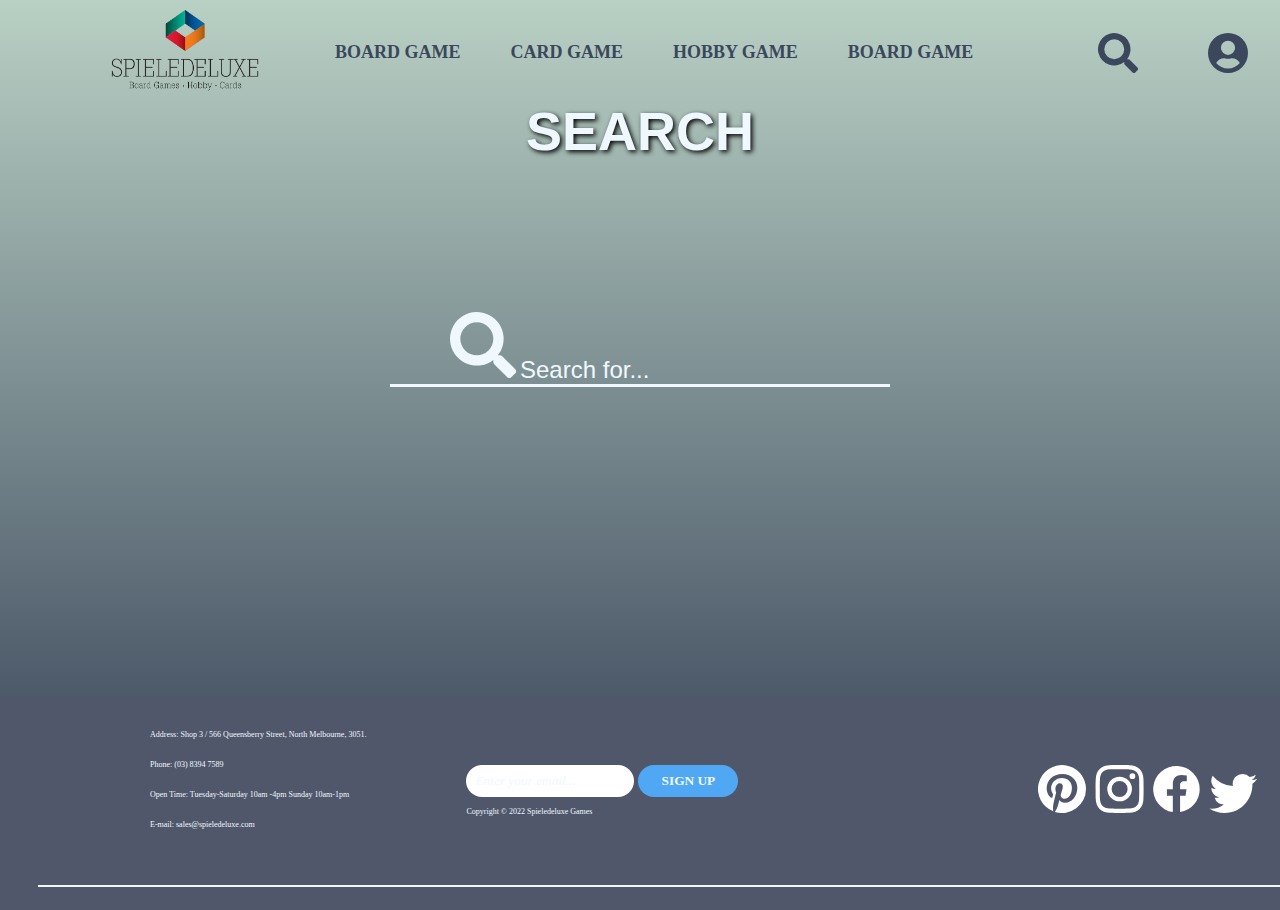
<file: search.html>
<!DOCTYPE html>
<html lang="en">
<head>
    <meta charset="UTF-8">
    <meta http-equiv="X-UA-Compatible" content="IE=edge">
    <meta name="viewport" content="width=device-width, initial-scale=1.0">
    <title>SPIELEDELUXE Search</title>
    <link rel="stylesheet" type="text/css" media="screen and (min-width: 391px)" href="./css/public.css">
    <link rel="stylesheet" type="text/css" media="screen and (min-width: 391px)" href="./css/search.css">
    <link rel="stylesheet" type="text/css" media="screen and (max-width: 391px)" href="./css/media/public.css">
    <link rel="stylesheet" type="text/css" media="screen and (max-width: 391px)" href="./css/media/search.css">
    <link rel="stylesheet" href="./font/Impact.ttf">
</head>
<body>
    <div id="Box">
        <!--nav start-->
        <div class="head">
            <div class="logo">
                <a href="index.html">
                    <img src="./images/logo.png" alt="logo">
                </a>
            </div>
            <div class="nav">
                <ul>
                    <li><a href="list.html">BOARD GAME</a></li>
                    <li><a href="card.html">CARD GAME</a></li>
                    <li><a href="hobby.html">HOBBY GAME</a></li>
                    <li><a href="other.html">BOARD GAME</a></li>
                    <li>
                        <a href="search.html">
                            <svg xmlns="http://www.w3.org/2000/svg" width="40" height="66" viewBox="0 0 66 66">
                                <g id="组_83" data-name="组 83" transform="translate(-354.5 -100)">
                                  <path id="Icon_awesome-search" data-name="Icon awesome-search" d="M65.1,57.061,52.25,44.211a3.092,3.092,0,0,0-2.192-.9h-2.1a26.8,26.8,0,1,0-4.641,4.64v2.1a3.091,3.091,0,0,0,.9,2.191L57.071,65.091a3.082,3.082,0,0,0,4.37,0l3.648-3.648A3.108,3.108,0,0,0,65.1,57.061ZM26.814,43.308a16.5,16.5,0,1,1,16.5-16.5A16.49,16.49,0,0,1,26.814,43.308Z" transform="translate(354.5 100)" fill="#3b475c"/>
                                </g>
                            </svg>
                        </a>
                    </li>
                    <li>
                        <a href="account.html">
                            <svg xmlns="http://www.w3.org/2000/svg" width="40" height="66" viewBox="0 0 66 66">
                                <g id="组_82" data-name="组 82" transform="translate(-104.763 -293.238)">
                                  <path id="Icon_awesome-user-circle" data-name="Icon awesome-user-circle" d="M33,.625a33,33,0,1,0,33,33A32.994,32.994,0,0,0,33,.625ZM33,13.4a11.71,11.71,0,1,1-11.71,11.71A11.71,11.71,0,0,1,33,13.4Zm0,45.774A25.5,25.5,0,0,1,13.506,50.1a14.836,14.836,0,0,1,13.107-7.957,3.256,3.256,0,0,1,.945.146A17.618,17.618,0,0,0,33,43.206a17.551,17.551,0,0,0,5.442-.918,3.256,3.256,0,0,1,.945-.146A14.836,14.836,0,0,1,52.494,50.1,25.5,25.5,0,0,1,33,59.173Z" transform="translate(104.763 292.613)" fill="#3b475c"/>
                                </g>
                            </svg>
                        </a>
                    </li>
                    <li>
                        <a href="shoppingcart.html">
                            <svg xmlns="http://www.w3.org/2000/svg" width="40" height="58.667" viewBox="0 0 66 58.667">
                                <path id="Icon_awesome-shopping-cart" data-name="Icon awesome-shopping-cart" d="M60.514,34.526,65.93,10.693a2.75,2.75,0,0,0-2.682-3.359H18.243L17.192,2.2A2.75,2.75,0,0,0,14.5,0H2.75A2.75,2.75,0,0,0,0,2.75V4.583a2.75,2.75,0,0,0,2.75,2.75h8.007l8.049,39.352a6.417,6.417,0,1,0,7.682.981H50.511A6.415,6.415,0,1,0,57.8,46.474l.632-2.782a2.75,2.75,0,0,0-2.682-3.359H24.993l-.75-3.667h33.59a2.75,2.75,0,0,0,2.682-2.141Z" fill="#3b475c"/>
                            </svg>                          
                        </a>
                    </li>
                </ul>
            </div>
        </div>
        <!--nav end-->

        <!--content start-->
        <div class="content">
            <!-- <div> -->
                <h1>SEARCH</h1>
            <!-- </div> -->
            <div>
                <svg xmlns="http://www.w3.org/2000/svg" width="66" height="66" viewBox="0 0 66 66">
                    <g id="组_83" data-name="组 83" transform="translate(-354.5 -100)">
                      <path id="Icon_awesome-search" data-name="Icon awesome-search" d="M65.1,57.061,52.25,44.211a3.092,3.092,0,0,0-2.192-.9h-2.1a26.8,26.8,0,1,0-4.641,4.64v2.1a3.091,3.091,0,0,0,.9,2.191L57.071,65.091a3.082,3.082,0,0,0,4.37,0l3.648-3.648A3.108,3.108,0,0,0,65.1,57.061ZM26.814,43.308a16.5,16.5,0,1,1,16.5-16.5A16.49,16.49,0,0,1,26.814,43.308Z" transform="translate(354.5 100)" fill="#3b475c"/>
                    </g>
                </svg>
                <input type="text" placeholder="Search for...">
            </div>
        </div>
    </div>
        <!--content end-->

        <!--footer start-->
        <div class="foot">
            <div>
                <ul>
                    <li>Address: Shop 3 / 566 Queensberry Street, North Melbourne, 3051.</li>
                    <li>Phone: (03) 8394 7589 </li>
                    <li>Open Time: Tuesday-Saturday 10am -4pm Sunday 10am-1pm</li>
                    <li>E-mail: sales@spieledeluxe.com</li>
                </ul>
            </div>
            <div>
                <div>
                    <input type="text" name="email" id="" placeholder="Enter your email...">
                    <button>SIGN UP</button>
                    <li>Copyright © 2022 Spieledeluxe Games</li>
                </div>
                <svg xmlns="http://www.w3.org/2000/svg" width="219.299" height="48" viewBox="0 0 219.299 48">
                    <g id="组_135" data-name="组 135" transform="translate(-1654 -1284.168)">
                      <g id="组_23" data-name="组 23" transform="translate(1654 1284.168)">
                        <path id="Icon_awesome-pinterest" data-name="Icon awesome-pinterest" d="M48,24.859A24,24,0,0,1,16.9,47.785a26.978,26.978,0,0,0,2.981-6.29c.29-1.123,1.49-5.71,1.49-5.71.784,1.49,3.068,2.758,5.5,2.758,7.239,0,12.455-6.658,12.455-14.932,0-7.926-6.474-13.858-14.8-13.858C14.168,9.753,8.661,16.7,8.661,24.279c0,3.523,1.877,7.906,4.868,9.3.455.213.7.116.8-.319.077-.329.484-1.965.668-2.719a.718.718,0,0,0-.165-.687,9.451,9.451,0,0,1-1.771-5.477A10.386,10.386,0,0,1,23.9,13.963c5.894,0,10.026,4.016,10.026,9.764,0,6.494-3.281,10.994-7.548,10.994a3.481,3.481,0,0,1-3.552-4.335c.677-2.855,1.984-5.932,1.984-7.994,0-1.839-.987-3.377-3.039-3.377-2.41,0-4.345,2.487-4.345,5.826a8.648,8.648,0,0,0,.716,3.561s-2.371,10.045-2.806,11.923a23.231,23.231,0,0,0-.087,6.89A24,24,0,1,1,48,24.859Z" transform="translate(0 -0.859)" fill="#fff"/>
                        <path id="Icon_simple-instagram" data-name="Icon simple-instagram" d="M24,0c-6.52,0-7.334.03-9.894.144A17.7,17.7,0,0,0,8.28,1.26,11.753,11.753,0,0,0,4.028,4.028,11.71,11.71,0,0,0,1.26,8.28,17.645,17.645,0,0,0,.144,14.106C.024,16.666,0,17.48,0,24s.03,7.334.144,9.894A17.708,17.708,0,0,0,1.26,39.72a11.77,11.77,0,0,0,2.768,4.252A11.736,11.736,0,0,0,8.28,46.74a17.719,17.719,0,0,0,5.826,1.116c2.56.12,3.374.144,9.894.144s7.334-.03,9.894-.144A17.76,17.76,0,0,0,39.72,46.74a12.265,12.265,0,0,0,7.02-7.02,17.708,17.708,0,0,0,1.116-5.826C47.976,31.334,48,30.52,48,24s-.03-7.334-.144-9.894A17.749,17.749,0,0,0,46.74,8.28a11.779,11.779,0,0,0-2.768-4.252A11.693,11.693,0,0,0,39.72,1.26,17.656,17.656,0,0,0,33.894.144C31.334.024,30.52,0,24,0Zm0,4.32c6.406,0,7.17.032,9.7.142a13.223,13.223,0,0,1,4.454.83A7.9,7.9,0,0,1,42.71,9.846a13.251,13.251,0,0,1,.826,4.454c.114,2.532.14,3.292.14,9.7s-.03,7.17-.148,9.7a13.506,13.506,0,0,1-.842,4.454,7.62,7.62,0,0,1-1.8,2.764,7.487,7.487,0,0,1-2.76,1.792,13.348,13.348,0,0,1-4.47.826c-2.548.114-3.3.14-9.718.14s-7.172-.03-9.718-.148a13.609,13.609,0,0,1-4.472-.842,7.432,7.432,0,0,1-2.758-1.8,7.287,7.287,0,0,1-1.8-2.76,13.62,13.62,0,0,1-.84-4.47c-.09-2.52-.122-3.3-.122-9.688s.032-7.172.122-9.722a13.6,13.6,0,0,1,.84-4.468,7.114,7.114,0,0,1,1.8-2.762,7.1,7.1,0,0,1,2.758-1.8,13.283,13.283,0,0,1,4.442-.842c2.55-.09,3.3-.12,9.718-.12l.09.06Zm0,7.356A12.324,12.324,0,1,0,36.324,24,12.323,12.323,0,0,0,24,11.676ZM24,32a8,8,0,1,1,8-8A8,8,0,0,1,24,32ZM39.692,11.19a2.88,2.88,0,1,1-2.88-2.878A2.882,2.882,0,0,1,39.692,11.19Z" transform="translate(57.6)" fill="#fff"/>
                        <path id="Icon_awesome-facebook" data-name="Icon awesome-facebook" d="M46.812,23.562A23.25,23.25,0,1,0,19.93,46.531V30.283H14.023V23.562H19.93V18.44c0-5.827,3.469-9.045,8.782-9.045a35.781,35.781,0,0,1,5.2.454v5.719H30.984C28.1,15.567,27.2,17.36,27.2,19.2v4.364h6.448l-1.031,6.721H27.2V46.531A23.258,23.258,0,0,0,46.812,23.562Z" transform="translate(114.887 0.578)" fill="#fff"/>
                        <path id="Icon_awesome-twitter" data-name="Icon awesome-twitter" d="M43.066,11.594c.03.426.03.853.03,1.279,0,13-9.9,27.99-27.99,27.99A27.8,27.8,0,0,1,0,36.447a20.351,20.351,0,0,0,2.376.122,19.7,19.7,0,0,0,12.213-4.2,9.855,9.855,0,0,1-9.2-6.822,12.406,12.406,0,0,0,1.858.152,10.4,10.4,0,0,0,2.589-.335,9.839,9.839,0,0,1-7.888-9.655v-.122A9.907,9.907,0,0,0,6.4,16.832,9.852,9.852,0,0,1,3.35,3.675,27.963,27.963,0,0,0,23.634,13.969a11.105,11.105,0,0,1-.244-2.254A9.847,9.847,0,0,1,40.416,4.985,19.368,19.368,0,0,0,46.66,2.609,9.811,9.811,0,0,1,42.335,8.03,19.721,19.721,0,0,0,48,6.508a21.147,21.147,0,0,1-4.934,5.086Z" transform="translate(171.299 7.137)" fill="#fff"/>
                      </g>
                    </g>
                </svg>
            </div>
            <div></div>
        </div>
        <!--footer end-->
</body>
</html>
</file>
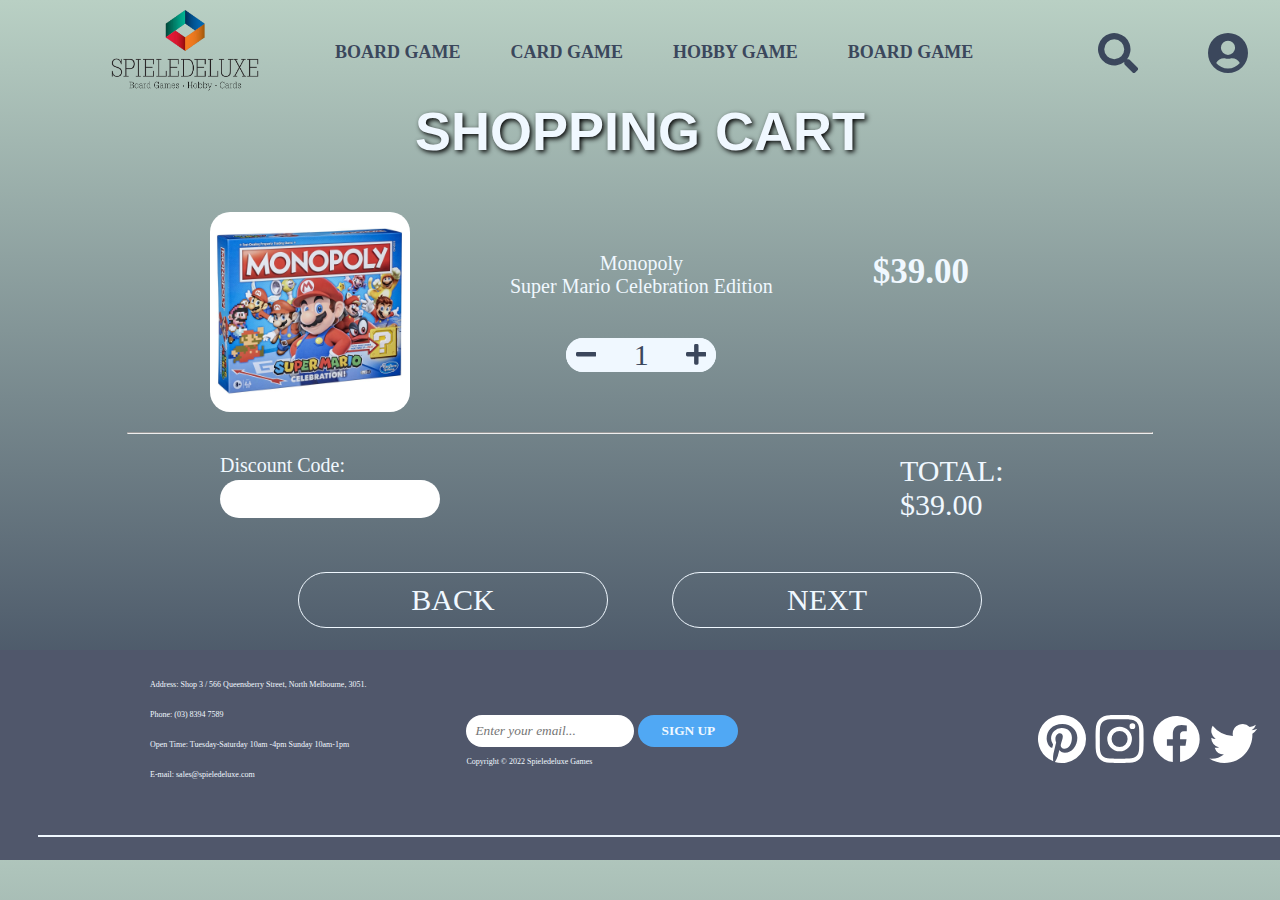
<file: shoppingcart.html>
<!DOCTYPE html>
<html lang="en">
<head>
    <meta charset="UTF-8">
    <meta http-equiv="X-UA-Compatible" content="IE=edge">
    <meta name="viewport" content="width=device-width, initial-scale=1.0">
    <title>SPIELEDELUXE Shopping Cart</title>
    <link rel="stylesheet" type="text/css" media="screen and (min-width: 391px)" href="./css/public.css">
    <link rel="stylesheet" type="text/css" media="screen and (min-width: 391px)" href="./css/shoppingcart.css"> 
    <link rel="stylesheet" type="text/css" media="screen and (max-width: 391px)" href="./css/media/public.css">
    <link rel="stylesheet" type="text/css" media="screen and (max-width: 391px)" href="./css/media/shoppingcart.css"> 
    <link rel="stylesheet" href="./font/Impact.ttf">
</head>
<body>
    <div id="Box">
        <!--nav start-->
        <div class="head">
            <div class="logo">
                <a href="index.html">
                    <img src="./images/logo.png" alt="logo">
                </a>
            </div>
            <div class="nav">
                <ul>
                    <li><a href="list.html">BOARD GAME</a></li>
                    <li><a href="card.html">CARD GAME</a></li>
                    <li><a href="hobby.html">HOBBY GAME</a></li>
                    <li><a href="other.html">BOARD GAME</a></li>
                    <li>
                        <a href="search.html">
                            <svg xmlns="http://www.w3.org/2000/svg" width="40" height="66" viewBox="0 0 66 66">
                                <g id="组_83" data-name="组 83" transform="translate(-354.5 -100)">
                                  <path id="Icon_awesome-search" data-name="Icon awesome-search" d="M65.1,57.061,52.25,44.211a3.092,3.092,0,0,0-2.192-.9h-2.1a26.8,26.8,0,1,0-4.641,4.64v2.1a3.091,3.091,0,0,0,.9,2.191L57.071,65.091a3.082,3.082,0,0,0,4.37,0l3.648-3.648A3.108,3.108,0,0,0,65.1,57.061ZM26.814,43.308a16.5,16.5,0,1,1,16.5-16.5A16.49,16.49,0,0,1,26.814,43.308Z" transform="translate(354.5 100)" fill="#3b475c"/>
                                </g>
                            </svg>
                        </a>
                    </li>
                    <li>
                        <a href="account.html">
                            <svg xmlns="http://www.w3.org/2000/svg" width="40" height="66" viewBox="0 0 66 66">
                                <g id="组_82" data-name="组 82" transform="translate(-104.763 -293.238)">
                                  <path id="Icon_awesome-user-circle" data-name="Icon awesome-user-circle" d="M33,.625a33,33,0,1,0,33,33A32.994,32.994,0,0,0,33,.625ZM33,13.4a11.71,11.71,0,1,1-11.71,11.71A11.71,11.71,0,0,1,33,13.4Zm0,45.774A25.5,25.5,0,0,1,13.506,50.1a14.836,14.836,0,0,1,13.107-7.957,3.256,3.256,0,0,1,.945.146A17.618,17.618,0,0,0,33,43.206a17.551,17.551,0,0,0,5.442-.918,3.256,3.256,0,0,1,.945-.146A14.836,14.836,0,0,1,52.494,50.1,25.5,25.5,0,0,1,33,59.173Z" transform="translate(104.763 292.613)" fill="#3b475c"/>
                                </g>
                            </svg>
                        </a>
                    </li>
                    <li>
                        <a href="shoppingcart.html">
                            <svg xmlns="http://www.w3.org/2000/svg" width="40" height="58.667" viewBox="0 0 66 58.667">
                                <path id="Icon_awesome-shopping-cart" data-name="Icon awesome-shopping-cart" d="M60.514,34.526,65.93,10.693a2.75,2.75,0,0,0-2.682-3.359H18.243L17.192,2.2A2.75,2.75,0,0,0,14.5,0H2.75A2.75,2.75,0,0,0,0,2.75V4.583a2.75,2.75,0,0,0,2.75,2.75h8.007l8.049,39.352a6.417,6.417,0,1,0,7.682.981H50.511A6.415,6.415,0,1,0,57.8,46.474l.632-2.782a2.75,2.75,0,0,0-2.682-3.359H24.993l-.75-3.667h33.59a2.75,2.75,0,0,0,2.682-2.141Z" fill="#3b475c"/>
                            </svg>                          
                        </a>
                    </li>
                </ul>
            </div>
        </div>
        <!--nav end-->

        <!--content start-->
        <div class="content">
            <h1>SHOPPING CART</h1>

            <div class="secondbox">
                <div class="img">
                    <img src="./images/product1.jpeg" alt="">
                </div>
                <div class="infobox">
                    <p>Monopoly</p>
                    <p>Super Mario Celebration Edition</p>
                    <div>
                        <div id="plus">
                            <svg id="组_40" data-name="组 40" xmlns="http://www.w3.org/2000/svg" width="20" height="20.635" viewBox="0 0 20 20.635">
                                <path id="Icon_awesome-minus" data-name="Icon awesome-minus" d="M1.474,16.25H19.161a1.474,1.474,0,0,1,1.474,1.474V19.2a1.474,1.474,0,0,1-1.474,1.474H1.474A1.474,1.474,0,0,1,0,19.2V17.724A1.474,1.474,0,0,1,1.474,16.25Z" transform="translate(0 -8.143)" fill="#3b475c"/>
                            </svg>
                            <span>1</span>   
                            <svg id="组_40" data-name="组 40" xmlns="http://www.w3.org/2000/svg" width="20" height="20.635" viewBox="0 0 20 20.635">
                                <path id="Icon_awesome-plus" data-name="Icon awesome-plus" d="M1.474,10.606H8.106V3.974A1.474,1.474,0,0,1,9.58,2.5h1.474a1.474,1.474,0,0,1,1.474,1.474v6.633h6.633a1.474,1.474,0,0,1,1.474,1.474v1.474a1.474,1.474,0,0,1-1.474,1.474H12.528v6.633a1.474,1.474,0,0,1-1.474,1.474H9.58a1.474,1.474,0,0,1-1.474-1.474V15.028H1.474A1.474,1.474,0,0,1,0,13.554V12.08A1.474,1.474,0,0,1,1.474,10.606Z" transform="translate(0 -2.5)" fill="#3b475c"/>
                            </svg>
                        </div>        
                    </div>
                </div>

                <div class="price">
                    <p>$39.00</p>
                </div>
            </div>

            <hr>

            <div class="thirdbox">
                <div>
                    <p>Discount Code:</p>
                    <input type="text" value="">
                </div>
                <div>
                    <p>TOTAL:</p>
                    <p>$39.00</p>
                </div>
            </div>

            <div class="buttonbox">
                <button onclick="clickpage('list.html')">BACK</button>
                <a href="checkout.html">
                    <button>NEXT</button>
                </a>
            </div>
        </div>
    </div>
        <!--content end-->

    <!--footer start-->
    <div class="foot">
        <div>
            <ul>
                <li>Address: Shop 3 / 566 Queensberry Street, North Melbourne, 3051.</li>
                <li>Phone: (03) 8394 7589 </li>
                <li>Open Time: Tuesday-Saturday 10am -4pm Sunday 10am-1pm</li>
                <li>E-mail: sales@spieledeluxe.com</li>
            </ul>
        </div>
        <div>
            <div>
                <input type="text" name="email" id="" placeholder="Enter your email...">
                <button>SIGN UP</button>
                <li>Copyright © 2022 Spieledeluxe Games</li>
            </div>
            <svg xmlns="http://www.w3.org/2000/svg" width="219.299" height="48" viewBox="0 0 219.299 48">
                <g id="组_135" data-name="组 135" transform="translate(-1654 -1284.168)">
                  <g id="组_23" data-name="组 23" transform="translate(1654 1284.168)">
                    <path id="Icon_awesome-pinterest" data-name="Icon awesome-pinterest" d="M48,24.859A24,24,0,0,1,16.9,47.785a26.978,26.978,0,0,0,2.981-6.29c.29-1.123,1.49-5.71,1.49-5.71.784,1.49,3.068,2.758,5.5,2.758,7.239,0,12.455-6.658,12.455-14.932,0-7.926-6.474-13.858-14.8-13.858C14.168,9.753,8.661,16.7,8.661,24.279c0,3.523,1.877,7.906,4.868,9.3.455.213.7.116.8-.319.077-.329.484-1.965.668-2.719a.718.718,0,0,0-.165-.687,9.451,9.451,0,0,1-1.771-5.477A10.386,10.386,0,0,1,23.9,13.963c5.894,0,10.026,4.016,10.026,9.764,0,6.494-3.281,10.994-7.548,10.994a3.481,3.481,0,0,1-3.552-4.335c.677-2.855,1.984-5.932,1.984-7.994,0-1.839-.987-3.377-3.039-3.377-2.41,0-4.345,2.487-4.345,5.826a8.648,8.648,0,0,0,.716,3.561s-2.371,10.045-2.806,11.923a23.231,23.231,0,0,0-.087,6.89A24,24,0,1,1,48,24.859Z" transform="translate(0 -0.859)" fill="#fff"/>
                    <path id="Icon_simple-instagram" data-name="Icon simple-instagram" d="M24,0c-6.52,0-7.334.03-9.894.144A17.7,17.7,0,0,0,8.28,1.26,11.753,11.753,0,0,0,4.028,4.028,11.71,11.71,0,0,0,1.26,8.28,17.645,17.645,0,0,0,.144,14.106C.024,16.666,0,17.48,0,24s.03,7.334.144,9.894A17.708,17.708,0,0,0,1.26,39.72a11.77,11.77,0,0,0,2.768,4.252A11.736,11.736,0,0,0,8.28,46.74a17.719,17.719,0,0,0,5.826,1.116c2.56.12,3.374.144,9.894.144s7.334-.03,9.894-.144A17.76,17.76,0,0,0,39.72,46.74a12.265,12.265,0,0,0,7.02-7.02,17.708,17.708,0,0,0,1.116-5.826C47.976,31.334,48,30.52,48,24s-.03-7.334-.144-9.894A17.749,17.749,0,0,0,46.74,8.28a11.779,11.779,0,0,0-2.768-4.252A11.693,11.693,0,0,0,39.72,1.26,17.656,17.656,0,0,0,33.894.144C31.334.024,30.52,0,24,0Zm0,4.32c6.406,0,7.17.032,9.7.142a13.223,13.223,0,0,1,4.454.83A7.9,7.9,0,0,1,42.71,9.846a13.251,13.251,0,0,1,.826,4.454c.114,2.532.14,3.292.14,9.7s-.03,7.17-.148,9.7a13.506,13.506,0,0,1-.842,4.454,7.62,7.62,0,0,1-1.8,2.764,7.487,7.487,0,0,1-2.76,1.792,13.348,13.348,0,0,1-4.47.826c-2.548.114-3.3.14-9.718.14s-7.172-.03-9.718-.148a13.609,13.609,0,0,1-4.472-.842,7.432,7.432,0,0,1-2.758-1.8,7.287,7.287,0,0,1-1.8-2.76,13.62,13.62,0,0,1-.84-4.47c-.09-2.52-.122-3.3-.122-9.688s.032-7.172.122-9.722a13.6,13.6,0,0,1,.84-4.468,7.114,7.114,0,0,1,1.8-2.762,7.1,7.1,0,0,1,2.758-1.8,13.283,13.283,0,0,1,4.442-.842c2.55-.09,3.3-.12,9.718-.12l.09.06Zm0,7.356A12.324,12.324,0,1,0,36.324,24,12.323,12.323,0,0,0,24,11.676ZM24,32a8,8,0,1,1,8-8A8,8,0,0,1,24,32ZM39.692,11.19a2.88,2.88,0,1,1-2.88-2.878A2.882,2.882,0,0,1,39.692,11.19Z" transform="translate(57.6)" fill="#fff"/>
                    <path id="Icon_awesome-facebook" data-name="Icon awesome-facebook" d="M46.812,23.562A23.25,23.25,0,1,0,19.93,46.531V30.283H14.023V23.562H19.93V18.44c0-5.827,3.469-9.045,8.782-9.045a35.781,35.781,0,0,1,5.2.454v5.719H30.984C28.1,15.567,27.2,17.36,27.2,19.2v4.364h6.448l-1.031,6.721H27.2V46.531A23.258,23.258,0,0,0,46.812,23.562Z" transform="translate(114.887 0.578)" fill="#fff"/>
                    <path id="Icon_awesome-twitter" data-name="Icon awesome-twitter" d="M43.066,11.594c.03.426.03.853.03,1.279,0,13-9.9,27.99-27.99,27.99A27.8,27.8,0,0,1,0,36.447a20.351,20.351,0,0,0,2.376.122,19.7,19.7,0,0,0,12.213-4.2,9.855,9.855,0,0,1-9.2-6.822,12.406,12.406,0,0,0,1.858.152,10.4,10.4,0,0,0,2.589-.335,9.839,9.839,0,0,1-7.888-9.655v-.122A9.907,9.907,0,0,0,6.4,16.832,9.852,9.852,0,0,1,3.35,3.675,27.963,27.963,0,0,0,23.634,13.969a11.105,11.105,0,0,1-.244-2.254A9.847,9.847,0,0,1,40.416,4.985,19.368,19.368,0,0,0,46.66,2.609,9.811,9.811,0,0,1,42.335,8.03,19.721,19.721,0,0,0,48,6.508a21.147,21.147,0,0,1-4.934,5.086Z" transform="translate(171.299 7.137)" fill="#fff"/>
                  </g>
                </g>
            </svg>
        </div>
        <div></div>
    </div>
    <!--footer end-->
    <script src="./js/public.js"></script>
</body>
</html>
</file>
<file: css/public.css>
/*general*/
*{
    padding: 0;
    margin: 0;
}

body{
    background-image: linear-gradient(#b9d0c4,#364157);
    height: 800px;
}

.Box{
    min-width: 1512px;
    height: 900px;
    margin: 0 auto;
}

.navFlexbox{
    display: none;
}

/*header*/
.head{
    min-width: 1512px;
    height: 90px;
    padding-top: 10px;
}

.logo{
    padding-left: 110px;
    float: left;
}

.logo svg:first-child{
    display: none;
}

/*nav bar*/
.nav{
    overflow: hidden;
    padding-left: 50px;
}

.logo img{
    width: 150px;
}

.nav a{
    text-decoration: none;/*delete underline tag*/
    color: #3b475c;
}

.nav a:hover{
    color: aliceblue;
}

.nav li{
    float: left;
    list-style-type: none;
    padding: 0 25px;
    line-height: 85px;
    font-family: 'Times New Roman', Times, serif;
    font-style: bold;
    font-size: 18px;
    font-weight: 900;
}

.nav li:nth-child(5){
    padding-left: 100px;
}

.nav svg{
    padding-top: 10px;
    padding-right: 20px;
}

/*footer*/
.foot{
    min-width: 1512px;
    background-color: #50576b;
    height: 170px;
    padding: 20px 0;
}

.foot ul{
    padding-left: 150px;
}

.foot li{
    color: aliceblue;
    list-style: none;
    font-family: 'Times New Roman', Times, serif;
    font-style: bold;
    font-size: 8px;
    line-height: 30px;
}

.foot div:first-child{
    float: left;
}

.foot div:nth-child(2){
    overflow: hidden;
    height: 120px;
    padding-left: 100px;
}

.foot div:nth-child(2){
    margin-top: 45px;
}

.foot div:last-child{
    height: 2px;
    width: 95%;
    background-color: aliceblue;
    margin: 0 auto;
}

.foot input{
    border-radius: 30px;
    border-style: none;
    font-family: 'Times New Roman', Times, serif;
    font-style: italic;
    width: 150px;
    padding: 8px 9px;
}

.foot button{
    border-radius: 30px;
    border-style: none;
    width: 100px;
    padding: 8px 10px;
    background-color: #50a8f4;
    color: aliceblue;
    font-family: 'Times New Roman', Times, serif;
    font-style: bold;
    font-weight: 600;
}

.foot svg{
    padding-left: 300px;
}
</file>
<file: css/index.css>
.content{
    height: 645px;
}

.banner{
    width: 1400px;
    height: 650px;
    margin: 0 auto;
    background-image: url('../images/background.png');
    background-size: 100%;
    background-position-y: -60px;
}

.banner div:first-child{
    padding-top: 150px;
}

.banner div:last-child{/*button at the middle*/
    padding-top: 80px;
    margin: 0 auto;
    text-align: center;
}

.banner h1{
    text-align: center;
    color: aliceblue;
    font-family: Impact, Haettenschweiler, 'Arial Narrow Bold', sans-serif;
    font-size: 85px;
}

.banner button{
    border-radius: 25px;
    border-style: none;
    font-size: 30px;
    font-family: 'Times New Roman', Times, serif;
    font-style: bold;
    font-weight: 900;
    padding: 10px 30px;
    opacity: 0.5;
    cursor: pointer;
}

.banner button:hover{
    opacity: 1;
}
</file>
<file: css/media/public.css>
*{
    padding: 0;
    margin: 0;
}

body{
    min-width: 390px;
    background-image: linear-gradient(#b9d0c4,#364157);
}

#bodyBox{
    min-width: 390px;
    margin: 0 auto;
}

/* header */
.head{
    padding-top: 10px;
}

.logo{
    width: 150px;
    margin: 0 auto;
}

.logo img{
    width: 150px;
}

/* footer */
.foot{
    background-color: #50576b;
    height: 305px;
    padding: 20px 0;
    min-width: 100%;
}

.foot ul{
    width: 95%;
    padding-left: 10px;
}

.foot li{
    color: aliceblue;
    list-style: none;
    font-size: 12px;
    line-height: 30px;
}


.foot div:nth-child(2){
    height: 160px;
    min-width: 390px;
    text-align: center;
}

.foot div:nth-child(2) div{
    margin-top: 15px;
    margin-bottom: 30px;
}

.foot div:last-child{
    margin-top: 150px;
    height: 2px;
    width: 95%;
    background-color: aliceblue;
    margin: 0 auto;
}

.foot input{
    border-radius: 30px;
    border-style: none;
    width: 150px;
    padding: 8px 10px;
}

.foot button{
    border-radius: 30px;
    border-style: none;
    width: 100px;
    padding: 8px 10px;
    background-color: #50a8f4;
    color: aliceblue;
    font-weight: 600;
}



/* hide elements bigger than 900px */
.nav > ul{
    display: none;
}
</file>
<file: css/media/index.css>
/* 内容 */
.content{
    height: 500px; 
}

body{
    background-image: url('../../images/background1.png');
    background-size: 150%;
    background-position-x: -100px;
    background-attachment: fixed;
}

.banner{
    width: 100%;
    margin: 0 auto;
}

.banner div:first-child{
    padding-top: 150px;
}

.banner div:last-child{/* button */
    padding-top: 80px;
    margin: 0 auto;
    text-align: center;
}

.banner h1{
    text-align: center;
    color: aliceblue;
    font-size: 46px;
    font-family: Impact, Haettenschweiler, 'Arial Narrow Bold', sans-serif;
}

.banner button{
    border-radius: 25px;
    border-style: none;
    font-size: 30px;
    font-weight: 900;
    padding: 10px 30px;
    opacity: 0.5;
}

.banner button:hover{
    opacity: 1;
}


/* left side nav */
.navFlexbox{
    position: fixed;
    height: 600px;
    width: 220px;
    background-color: rgba(240, 248, 255, 0.3);
    border-radius: 0px 20px 0px 20px;
    font-family: Impact, Haettenschweiler, 'Arial Narrow Bold', sans-serif;
}

.navFlexbox > div:nth-child(1){
    margin: 30px 0px 0px 10px;
}



.navFlexbox > div:nth-child(2){
    text-align: center;
    margin-bottom: 50px;
}

.navFlexbox > div > p{
    color: aliceblue;
}

.navFlexbox a{
    font-size: 30px;
    color: aliceblue;
    text-decoration:none;
    font-weight:bold;
    font-weight: 100;
}

.navFlexbox li{
    height: 50px;
    text-align: center;
}

.hideBox{
    /* display: none; */
    visibility: hidden;
}

.logo svg:first-child{
    position: absolute;
    top: 30px;
    left: 10px;
    z-index: -1;
}
</file>
<file: css/checkout.css>
.content div span{
    color: rgb(240, 248, 255);
}

.content{
    width: 1380px;
    margin: 0 auto;
}

.titlebox{
    padding-left: 280px;
}

.titlebox div{
    height: 85.5px;
    display: inline-block;
    color: aliceblue;
    font-family: Impact, Haettenschweiler, 'Arial Narrow Bold', sans-serif;
    font-size: 48px;
    vertical-align: -webkit-baseline-middle;
    margin: 5px;
    text-align: center;
}

.titlebox svg{
    height: 85.5px;
}

.titlebox p{
    vertical-align: middle;
    line-height: 85.5px;
}

.personalbox{
    float: left;
    width: 550px;
    height: 400px;
    background-color: rgba(240, 248, 255, 0.3);
    border-radius: 20px;
    color: aliceblue;
    margin: 20px;
    padding: 20px;
}

.content h2{
    text-align: center;
    font-family: Impact, Haettenschweiler, 'Arial Narrow Bold', sans-serif;
    color: aliceblue;
}

.cardbox{
    width: 550px;
    height: 400px;
    background-color: rgba(240, 248, 255, 0.3);
    border-radius: 20px;
    color: aliceblue;float: left;
    margin: 20px;
    padding: 20px;
}

.form{
    height: 500px;
    width: 1260px;
    margin: 0 auto;
}

.buttonbox{
    text-align: center;
    margin: 10px;
}

.buttonbox button{
    font-family: 'Times New Roman', Times, serif;
    font-size: 30px;
    width: 310px;
    margin: 30px;
    border-radius: 30px;
    border: 1px solid aliceblue;
    color: aliceblue;
    padding: 10px 20px;
    background-color: transparent;
}

.buttonbox button:hover{
    background-color: aliceblue;
    color: black;
}

.inputFloat{
    float: left;
}

input::-webkit-input-placeholder{
    color: aliceblue;
    text-align: center;
    font-family: 'Times New Roman', Times, serif;
}

input::-ms-input-placeholder{
    color: aliceblue;
    text-align: center;
    font-family: 'Times New Roman', Times, serif;
}

.personalbox input,.cardbox input{
    background-color: transparent;
    border-style: none;
    border-bottom: 1px solid aliceblue;
    padding: 5px;
    outline: none;
    outline: 0;
    text-align: center;
    color: aliceblue;
}

.personalbox input:focus,.cardbox input:focus{
    border-bottom: 3px solid aliceblue;
}

.personalbox p, .personalbox span, .cardbox p, .cardbox span{
    font-family: 'Times New Roman', Times, serif;
    font-size: 21px;
}

.personalbox div{
    padding-top: 15px;
}

.cardbox div{
    padding: 20px 0;
}

.centercontent{
    text-align: center;
}

.contentinput3 input{
    width: 169px;
}

.contentinput2 input{
    width: 220px;
}

.contentinput1 input{
    width: 540px;
}

.contentinput2margin{
    margin-left: 320px;
}
</file>
<file: css/media/checkout.css>
.content div span{
    color: rgb(240, 248, 255);
}

.content{
    width: 100%;
    margin: 0 auto;
}

/* .titlebox{
    padding-left: 280px;
} */

.titlebox div{
    height: 85.5px;
    display: inline-block;
    color: aliceblue;
    font-family: Impact, Haettenschweiler, 'Arial Narrow Bold', sans-serif;
    font-size: 48px;
    vertical-align: -webkit-baseline-middle;
    margin: 5px;
    text-align: center;
}

.titlebox svg{
    height: 85.5px;
}

.titlebox p{
    vertical-align: middle;
    line-height: 85.5px;
}

.personalbox{
    /* float: left; */
    min-width: 310px;
    height: 400px;
    background-color: rgba(240, 248, 255, 0.3);
    border-radius: 20px;
    color: aliceblue;
    margin: 20px;
    padding: 20px;
}

.content h2{
    text-align: center;
    font-family: Impact, Haettenschweiler, 'Arial Narrow Bold', sans-serif;
    color: aliceblue;
}

.cardbox{
    min-width: 310px;
    height: 400px;
    background-color: rgba(240, 248, 255, 0.3);
    border-radius: 20px;
    color: aliceblue;float: left;
    margin: 20px;
    padding: 20px;
}

.form{
    height: 500px;
    /* width: 1260px; */
    margin: 0 auto;
}

.buttonbox{
    text-align: center;
    margin: 10px;
}

.buttonbox button{
    font-family: 'Times New Roman', Times, serif;
    font-size: 30px;
    width: 180px;
    margin: 30px;
    border-radius: 30px;
    border: 1px solid aliceblue;
    color: aliceblue;
    padding: 10px 20px;
    background-color: transparent;
    cursor: pointer;
}

.buttonbox button:hover{
    background-color: aliceblue;
    color: black;
}

.inputFloat{
    float: left;
}

input::-webkit-input-placeholder{
    color: aliceblue;
    text-align: center;
    font-family: 'Times New Roman', Times, serif;
}

input::-ms-input-placeholder{
    color: aliceblue;
    text-align: center;
    font-family: 'Times New Roman', Times, serif;
}

.personalbox input,.cardbox input{
    background-color: transparent;
    border-style: none;
    border-bottom: 1px solid aliceblue;
    padding: 5px;
    outline: none;
    outline: 0;
    text-align: center;
    color: aliceblue;
}

.personalbox input:focus,.cardbox input:focus{
    border-bottom: 3px solid aliceblue;
}

.personalbox p, .personalbox span, .cardbox p, .cardbox span{
    font-family: 'Times New Roman', Times, serif;
    font-size: 21px;
}

.personalbox div{
    padding-top: 15px;
}

.cardbox div{
    padding: 20px 0;
}

.centercontent{
    text-align: center;
}

.contentinput3 input{
    width: 90px;
}

.contentinput2 input{
    width: 125px;
}

.contentinput1 input{
    width: 300px;
}

.contentinput2margin{
    margin-left: 175px;
}
</file>
<file: css/confirmation.css>
.content{
    width: 1380px;
    margin: 0 auto;
}

.titlebox{
    padding-left: 280px;
}

.titlebox div{
    height: 85.5px;
    display: inline-block;
    color: aliceblue;
    font-family: Impact, Haettenschweiler, 'Arial Narrow Bold', sans-serif;
    font-size: 48px;
    vertical-align: -webkit-baseline-middle;
    margin: 5px;
}

.titlebox svg{
    height: 85.5px;
}

.titlebox p{
    vertical-align: middle;
    line-height: 85.5px;
}

.formbox{
    height: 400px;
    width: 1260px;
    margin: 0 auto;
}

.formbox div{
    background-color: rgba(240, 248, 255, 0.3);
    text-align: center;
    color: aliceblue;
    border-radius: 20px;
    width: 600px;
    height: 350px;
    margin: 0 auto;
    padding-top: 20px;
}

.formbox div h1{
    font-family: Impact, Haettenschweiler, 'Arial Narrow Bold', sans-serif;
    line-height: 70px;
}

.formbox div p{
    font-family: 'Times New Roman', Times, serif;
    font-style: bold;
    font-size: 25px;
}

.formbox button{
    font-family: 'Times New Roman', Times, serif;
    font-size: 30px;
    margin: 20px;
    border-radius: 30px;
    border: 1px solid aliceblue;
    color: aliceblue;
    padding: 8px 20px;
    background-color: transparent;
}

.formbox button:hover{
    background-color: aliceblue;
    color: black;
}

.buttonbox{
    text-align: center;
    margin: 10px;
}

.buttonbox button{
    font-family: 'Times New Roman', Times, serif;
    font-size: 30px;
    width: 310px;
    margin: 30px;
    border-radius: 30px;
    border: 1px solid aliceblue;
    color: aliceblue;
    padding: 10px 20px;
    background-color: transparent;
}

.buttonbox button:hover{
    background-color: aliceblue;
    color: black;
}
</file>
<file: css/media/confirmation.css>
.content{
    width: 390px;
    margin: 0 auto;
}

.titlebox{
    padding-left: 10px;
}

.titlebox div{
    height: 85.5px;
    display: inline-block;
    color: aliceblue;
    font-family: Impact, Haettenschweiler, 'Arial Narrow Bold', sans-serif;
    font-size: 48px;
    vertical-align: -webkit-baseline-middle;
    margin: 5px;
}

.titlebox svg{
    height: 85.5px;
}

.titlebox p{
    vertical-align: middle;
    line-height: 85.5px;
}

.formbox{
    height: 430px;
    width: 330px;
    margin: 0 auto;
}

.formbox div{
    background-color: rgba(240, 248, 255, 0.3);
    text-align: center;
    color: aliceblue;
    border-radius: 20px;
    width: 330px;
    height: 430px;
    margin: 0 auto;
    padding-top: 20px;
}

.formbox div h1{
    font-family: Impact, Haettenschweiler, 'Arial Narrow Bold', sans-serif;
    line-height: 70px;
}

.formbox div p{
    font-family: 'Times New Roman', Times, serif;
    font-style: bold;
    font-size: 25px;
}

.formbox button{
    font-family: 'Times New Roman', Times, serif;
    font-size: 30px;
    margin: 20px;
    border-radius: 30px;
    border: 1px solid aliceblue;
    color: aliceblue;
    padding: 8px 20px;
    background-color: transparent;
    cursor: pointer;
}

.formbox button:hover{
    background-color: aliceblue;
    color: black;
}

.buttonbox{
    text-align: center;
    margin: 10px;
}

.buttonbox button{
    font-family: 'Times New Roman', Times, serif;
    font-size: 30px;
    width: 310px;
    margin: 30px;
    border-radius: 30px;
    border: 1px solid aliceblue;
    color: aliceblue;
    padding: 10px 20px;
    background-color: transparent;
    cursor: pointer;
}

.buttonbox button:hover{
    background-color: aliceblue;
    color: black;
}
</file>
<file: css/homepage.css>
.content{
    height: 645px;
}

.banner{
    width: 1400px;
    height: 650px;
    margin: 0 auto;
    background-image: url('../images/background.png');
    background-size: 100%;
    background-position-y: -60px;
}

.banner div:first-child{
    padding-top: 150px;
}

.banner div:last-child{/*button at the middle*/
    padding-top: 80px;
    margin: 0 auto;
    text-align: center;
}

.banner h1{
    text-align: center;
    color: aliceblue;
    font-family: Impact, Haettenschweiler, 'Arial Narrow Bold', sans-serif;
    font-size: 85px;
}

.banner button{
    border-radius: 25px;
    border-style: none;
    font-size: 30px;
    font-family: 'Times New Roman', Times, serif;
    font-style: bold;
    font-weight: 900;
    padding: 10px 30px;
    opacity: 0.5;
}

.banner button:hover{
    opacity: 1;
}
</file>
<file: css/list.css>
.content h1{
    color: aliceblue;
    font-family: Impact, Haettenschweiler, 'Arial Narrow Bold', sans-serif;
    font-size: 54px;
    text-shadow: 2px 2px 5px black;
    text-align: center;
    width: 300px;
    margin: 0 auto;
}

.board{
    width: 200px;
    text-align: center;
    margin: 10px 50px;
}

.board img{
    width: 200px;
    border-radius: 20px;
    overflow: hidden;
    cursor: pointer;
}

.board p{
    color: aliceblue;
    line-height: 50px;
    font-family: 'Times New Roman', Times, serif;
    font-size: 24px;
}

.board button{
    background-color: aliceblue;
    border-style: none;
    padding: 8px 12px;
    border-radius: 20px;
    font-weight: 600;
    font-family: 'Times New Roman', Times, serif;
    color: #3B475C;
}

.contentbox{
    text-align: center;
}

.contentbox div{
    display: inline-block;
}

.titlebutton{
    display: block !important; 
    width: 1200px;
    margin: 15px auto;
    width: 1140px;
    text-align: left;
}

.titlebutton button{
    padding: 10px;
    background-color: aliceblue;
    font-family: 'Times New Roman', Times, serif;
    font-size: 18px;
    color: #3B475C;
    border-radius: 20px;
    border-style: none;
    margin: 0 15px;
}

.buttonbox{
    text-align: center;
    margin: 10px;
}

.buttonbox button{
    font-family: 'Times New Roman', Times, serif;
    font-size: 30px;
    width: 310px;
    margin: 30px;
    border-radius: 30px;
    border: 1px solid aliceblue;
    color: aliceblue;
    padding: 10px 20px;
    background-color: transparent;
    cursor: pointer;
}

.buttonbox button:hover{
    background-color: aliceblue;
    color: black;
}

.board button:hover{
    box-shadow: 2px 2px 5px aliceblue;
}
</file>
<file: css/media/list.css>
.content h1{
    color: aliceblue;
    font-family: Impact, Haettenschweiler, 'Arial Narrow Bold', sans-serif;
    font-size: 54px;
    text-shadow: 2px 2px 5px black;
    text-align: center;
    width: 300px;
    margin: 0 auto;
}

.board{
    width: 200px;
    text-align: center;
    margin: 10px 50px;
}

.board img{
    width: 200px;
    border-radius: 20px;
    overflow: hidden;
    cursor: pointer;
}

.board p{
    color: aliceblue;
    line-height: 50px;
    font-family: 'Times New Roman', Times, serif;
    font-size: 24px;
}

.board button{
    background-color: aliceblue;
    border-style: none;
    padding: 8px 12px;
    border-radius: 20px;
    font-weight: 600;
    font-family: 'Times New Roman', Times, serif;
    color: #3B475C;
}

.contentbox{
    text-align: center;
}

.contentbox div{
    display: inline-block;
}

.titlebutton{
    display: none !important; 
    /* width: 1200px;
    margin: 15px auto;
    width: 1140px;
    text-align: left; */
}

/* .titlebutton button{
    padding: 10px;
    background-color: aliceblue;
    font-family: 'Times New Roman', Times, serif;
    font-size: 18px;
    color: #3B475C;
    border-radius: 20px;
    border-style: none;
    margin: 0 15px;
} */

.buttonbox{
    text-align: center;
    margin: 10px;
}

.buttonbox button{
    font-family: 'Times New Roman', Times, serif;
    font-size: 30px;
    width: 180px;
    margin: 30px;
    border-radius: 30px;
    border: 1px solid aliceblue;
    color: aliceblue;
    padding: 10px 20px;
    background-color: transparent;
    cursor: pointer;
}

.buttonbox button:hover{
    background-color: aliceblue;
    color: black;
}

.board button:hover{
    box-shadow: 2px 2px 5px aliceblue;
}
</file>
<file: css/product.css>
.content{
    height: 640px;
    width: 1070px;
    margin: 50px auto;
}

#buttonback{
    height: 80px;
}

.content div:first-child button{
    width: 150px;
    height: 50px;
    color: #3B475C;
    font-family: 'Times New Roman', Times, serif;
    font-size: 30px;
    padding: 5px 20px;
    border-radius: 35px;
    border-style: none;
    float: right;
    background-color: aliceblue;
}

.imgbox{
    float: left;
}

.imgbox img{
    width: 300px;
    border-radius: 20px;
}

.infobox div:first-child{
    overflow: hidden;
    padding-left: 30px;
    line-height: 50px;
    font-family: 'Times New Roman', Times, serif;
    font-size: 40px;
    margin-bottom: 20px;
    color: aliceblue;
}

.num p,.num div{
    float: left;
}

.num{
    padding-left: 30px;
    margin-top: 100px;
}

.num div:last-child{
    width: 100px;
    height: 50px;
    background-color: aliceblue;
    border-radius: 30px;
    text-align: left;
}

#plus{
    padding-left: 30px;
    font-family: 'Times New Roman', Times, serif;
    font-size: 30px;
    color: #3B475C;
}

.num>div{
    margin-left: 100px;
}

hr{
    width: 850px;
}

.imgwidth{
    float: left;
}

.imgwidth > div{
    margin-right: 30px;
    margin-top: 30px;
    display: inline-block;
}

.imgwidth img{
    width: 200px;
    border-radius: 20px;
}

.ulbox{
    float: left;
    padding-top: 30px;
}

.ulbox ul{
    color: aliceblue;
    width: 400px;
    font-family: 'Times New Roman', Times, serif;
    font-size: 17px;
}

.ulbox li:nth-child(2){
    margin: 10px 0;
}

.detailbutton button{
    width: 150px;
    height: 50px;
    padding: 5px 0;
    margin: 40px 0px 40px 50px;
    border-radius: 30px;
    border-style: none;
    font-family: 'Times New Roman', Times, serif;
    color: #3B475C;
    font-size: 20px;
    background-color: aliceblue;
}
</file>
<file: css/media/product.css>
.content{
    height: 1120px;
    width: 100%;
    margin: 50px auto;
}

#bottonback{
    height: 80px;
    width: 90%;
    text-align: right;
}

.content div:first-child button{
    width: 150px;
    height: 50px;
    color: #3B475C;
    font-family: 'Times New Roman', Times, serif;
    font-size: 30px;
    padding: 5px 20px;
    border-radius: 35px;
    border-style: none;
    /* float: right; */
    background-color: aliceblue;
    cursor: pointer;
}

.imgbox{
    text-align: center;
}

.imgbox img{
    width: 300px;
    border-radius: 20px;
}

.infobox{
    position: absolute;
    top: 750px;
    width: 100%;
}

.infobox div:first-child{
    /* overflow: hidden;
    padding-left: 30px; */
    line-height: 50px;
    font-family: 'Times New Roman', Times, serif;
    font-size: 40px;
    margin-bottom: 20px;
    color: aliceblue;
    width: 90%;
    margin: 0 auto;
}

.infobox div > div:first-child{
    border-bottom: 1px solid aliceblue;
}

/* .num p,.num div{
    float: left;
} */
/* 
.num{
    padding-left: 30px;
    margin-top: 100px;
} */

.num{
    width: 90%;
    margin: 0 auto;
}

.num div:last-child{
    width: 100px;
    height: 50px;
    background-color: aliceblue;
    border-radius: 30px;
    text-align: left;
    margin-top: 88px;
}

#plus{
    padding-left: 30px;
    font-family: 'Times New Roman', Times, serif;
    font-size: 30px;
    color: #3B475C;
}

/* .num > div{
    margin-left: 100px;
} */

hr{
    width: 95%;
}

.imgwidth{
    /* float: left; */
    width: 100%;
    text-align: center;
}

.imgwidth > div{
    /* margin-right: 30px; */
    margin: 30px 10px;
    display: inline-block;
}

.imgwidth img{
    width: 170px;
    border-radius: 20px;
}

.ulbox{
    position: absolute;
    top: 1120px;
    left: 30px;
    width: 90%;
    margin: 0 auto;
}

.ulbox ul{
    color: aliceblue;
    width: 100%;
    font-family: 'Times New Roman', Times, serif;
    font-size: 17px;
}

.ulbox li:nth-child(2){
    margin: 10px 0;
}

.detailbutton button{
    width: 150px;
    height: 50px;
    padding: 5px 0;
    margin: 40px 0px 40px 50px;
    position: relative;
    top: 100px;
    left: 150px;
    border-radius: 30px;
    border-style: none;
    font-family: 'Times New Roman', Times, serif;
    color: #3B475C;
    font-size: 20px;
    background-color: aliceblue;
    cursor: pointer;
}
</file>
<file: css/search.css>
.content{
    text-align: center;
    height: 600px;
}

.content h1{
    color: aliceblue;
    font-family: Impact, Haettenschweiler, 'Arial Narrow Bold', sans-serif;
    font-size: 54px;
    text-shadow: 2px 2px 5px black;
    text-align: center;
    width: 300px;
    margin: 0 auto;
}

.content svg path{
    fill: aliceblue;
}

.content input{
    font-size: 24px;
    color: aliceblue;
    background-color: transparent;
    border: none;
}

input::-webkit-input-placeholder{
    color: aliceblue;
}

input::-ms-input-placeholder{
    color: aliceblue;
}

.content div:last-child{
    margin: 150px auto;
    width: 500px;
    border-bottom: 3px aliceblue solid;
}
</file>
<file: css/media/search.css>
.content{
    text-align: center;
    height: 600px;
}

.content h1{
    color: aliceblue;
    font-family: Impact, Haettenschweiler, 'Arial Narrow Bold', sans-serif;
    font-size: 54px;
    text-shadow: 2px 2px 5px black;
    text-align: center;
    width: 300px;
    margin: 0 auto;
}

.content svg path{
    fill: aliceblue;
}

.content input{
    font-size: 24px;
    color: aliceblue;
    background-color: transparent;
    border: none;
}

input::-webkit-input-placeholder{
    color: aliceblue;
}

input::-ms-input-placeholder{
    color: aliceblue;
}

.content div:last-child{
    margin: 150px auto;
    width: 330px;
    border-bottom: 3px aliceblue solid;
}
</file>
<file: css/shoppingcart.css>
.content{
    height: 550px;
}

.content h1{
    color: aliceblue;
    font-family: Impact, Haettenschweiler, 'Arial Narrow Bold', sans-serif;
    font-size: 54px;
    text-shadow: 2px 2px 5px black;
    text-align: center;
    width: 500px;
    margin: 0 auto;
}

.secondbox{
    height: 170px;
    width: 900px;
    margin: 50px auto;
}

.img{
    float: left;
    margin-right: 100px;
    margin-left: 20px;
}

.img img{
    width: 200px;
    border-radius: 20px;
}

.thirdbox{
    width: 840px;
    font-family: 'Times New Roman', Times, serif;
    font-size: 30px;
    margin: 20px auto;
}

hr{
    width: 80%;
    margin: 0 auto;
}

.thirdbox p{
    color: aliceblue;
    font-family: 'Times New Roman', Times, serif;
    font-size: 20px;
}

.thirdbox input{
    font-family: 'Times New Roman', Times, serif;
    font-size: 16px;
    padding: 10px;
    border-radius: 20px;
    border-style: none;
}

.buttonbox{
    text-align: center;
    margin: 10px;
}

.buttonbox button{
    font-family: 'Times New Roman', Times, serif;
    font-size: 30px;
    width: 310px;
    margin: 30px;
    border-radius: 30px;
    border: 1px solid aliceblue;
    color: aliceblue;
    padding: 10px 20px;
    background-color: transparent;
    cursor: pointer;
}

.buttonbox button:hover{
    background-color: aliceblue;
    color: black;
}

.thirdbox > div:first-child{
    float: left;
}

.thirdbox > div:last-child{
    overflow: hidden;
    padding-left: 460px;
}

.thirdbox > div:last-child p{
    font-family: 'Times New Roman', Times, serif;
    font-size: 30px;
}

.infobox{
    float: left;
    padding-top: 40px;
    color: aliceblue;
    text-align: center;
}

.infobox p{
    font-family: 'Times New Roman', Times, serif;
    font-size: 20px;
}

.infobox div{
    margin: 40px auto;
    background-color: aliceblue;
    border-radius: 20px;
    width: 150px;
}

#plus{
    font-family: 'Times New Roman', Times, serif;
    font-size: 30px;
    color: #3B475C;
}

#plus svg:first-child{
    margin-right: 30px;
}

#plus svg:last-child{
    margin-left: 30px;
}

.price{
    overflow: hidden;
}

.price p{
    padding-top: 40px;
    padding-left: 100px;
    color: aliceblue;
    font-family: 'Times New Roman', Times, serif;
    font-size: 35px;
    font-weight: 600;
}
</file>
<file: css/media/shoppingcart.css>
.content{
    height: 550px;
}

.content h1{
    color: aliceblue;
    font-family: Impact, Haettenschweiler, 'Arial Narrow Bold', sans-serif;
    font-size: 54px;
    text-shadow: 2px 2px 5px black;
    text-align: center;
    width: 500px;
    margin: 0 auto;
}

.secondbox{
    height: 170px;
    width: 900px;
    margin: 50px auto;
}

.img{
    float: left;
    margin-right: 100px;
    margin-left: 20px;
}

.img img{
    width: 200px;
    border-radius: 20px;
}

.thirdbox{
    width: 840px;
    font-family: 'Times New Roman', Times, serif;
    font-size: 30px;
    margin: 20px auto;
}

hr{
    width: 80%;
    margin: 0 auto;
}

.thirdbox p{
    color: aliceblue;
    font-family: 'Times New Roman', Times, serif;
    font-size: 20px;
}

.thirdbox input{
    font-family: 'Times New Roman', Times, serif;
    font-size: 16px;
    padding: 10px;
    border-radius: 20px;
    border-style: none;
}

.buttonbox{
    text-align: center;
    margin: 10px;
}

.buttonbox button{
    font-family: 'Times New Roman', Times, serif;
    font-size: 30px;
    width: 180px;
    margin: 30px;
    border-radius: 30px;
    border: 1px solid aliceblue;
    color: aliceblue;
    padding: 10px 20px;
    background-color: transparent;
    cursor: pointer;
}

.buttonbox button:hover{
    background-color: aliceblue;
    color: black;
}

.thirdbox > div:first-child{
    float: left;
}

.thirdbox > div:last-child{
    overflow: hidden;
    padding-left: 460px;
}

.thirdbox > div:last-child p{
    font-family: 'Times New Roman', Times, serif;
    font-size: 30px;
}

.infobox{
    float: left;
    padding-top: 40px;
    color: aliceblue;
    text-align: center;
}

.infobox p{
    font-family: 'Times New Roman', Times, serif;
    font-size: 20px;
}

.infobox div{
    margin: 40px auto;
    background-color: aliceblue;
    border-radius: 20px;
    width: 150px;
}

#plus{
    font-family: 'Times New Roman', Times, serif;
    font-size: 30px;
    color: #3B475C;
}

#plus svg:first-child{
    margin-right: 30px;
}

#plus svg:last-child{
    margin-left: 30px;
}

.price{
    overflow: hidden;
}

.price p{
    padding-top: 40px;
    padding-left: 100px;
    color: aliceblue;
    font-family: 'Times New Roman', Times, serif;
    font-size: 35px;
    font-weight: 600;
}
</file>
